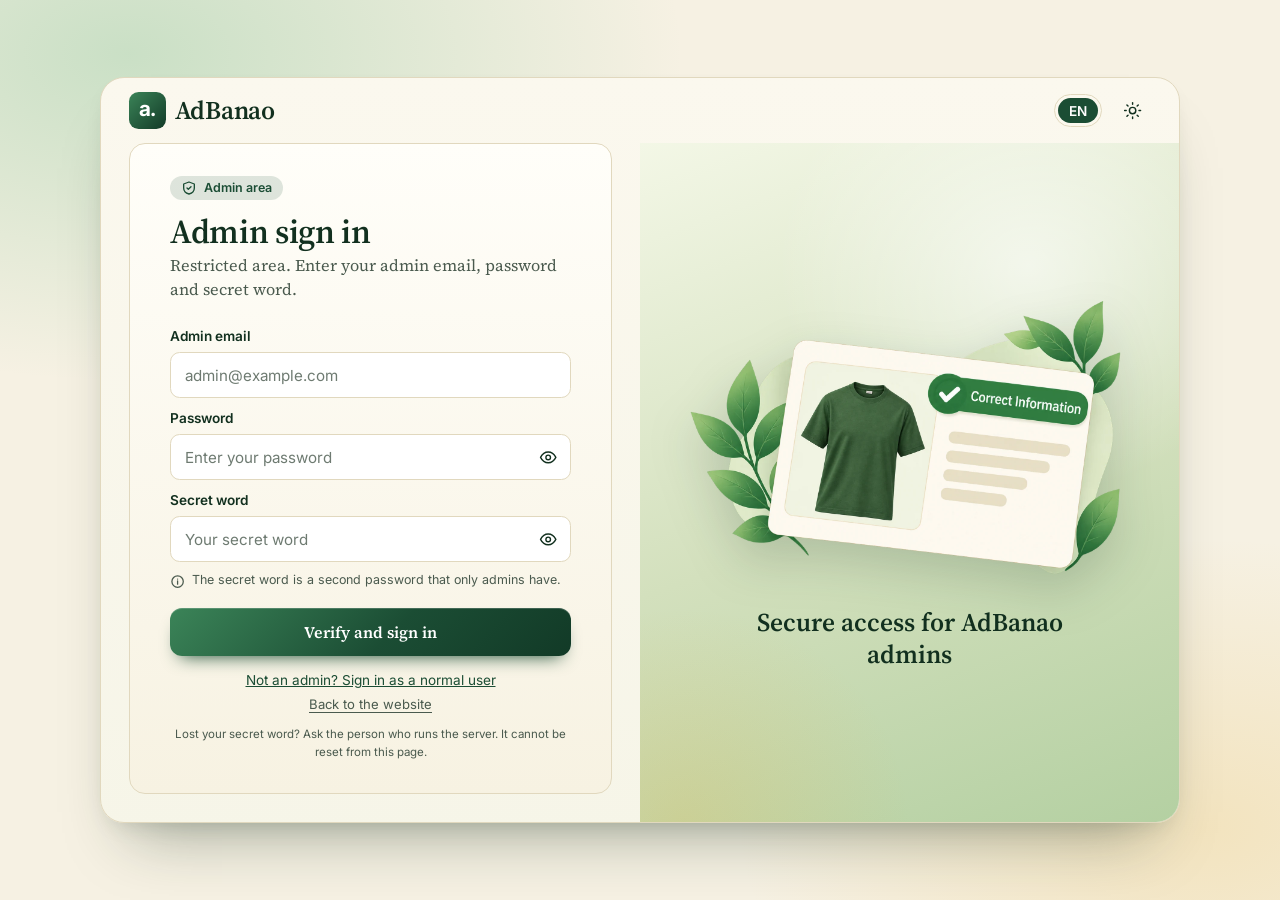
<file: frontend/admin-login.html>
<!doctype html>
<html lang="en" data-theme="light">
<head>
<meta charset="utf-8">
<meta name="viewport" content="width=device-width,initial-scale=1,viewport-fit=cover">
<title>AdBanao – Admin sign in</title>
<meta name="robots" content="noindex">
<script>
  (function () {
    var t = null, l = null;
    try { t = localStorage.getItem('adbanao-theme'); l = localStorage.getItem('adbanao-lang'); } catch (e) {}
    if (t !== 'light' && t !== 'dark') t = matchMedia('(prefers-color-scheme: dark)').matches ? 'dark' : 'light';
    document.documentElement.setAttribute('data-theme', t);
    document.documentElement.setAttribute('lang', l === 'bn' ? 'bn' : 'en');
  })();
</script>
<link rel="preconnect" href="https://fonts.googleapis.com">
<link rel="preconnect" href="https://fonts.gstatic.com" crossorigin>
<link href="https://fonts.googleapis.com/css2?family=Inter:wght@400;500;600;700&family=Source+Serif+4:wght@400;600;700&family=Hind+Siliguri:wght@400;500;600&family=Noto+Serif+Bengali:wght@600;700&display=swap" rel="stylesheet">
<link rel="stylesheet" href="admin/admin-login.css">
</head>
<body>
<div class="page">
  <div class="shell">
    <header class="top">
      <a class="brand" href="index.html" aria-label="AdBanao home"><span class="logo" aria-hidden="true">a.</span>AdBanao</a>
      <span class="sp"></span>
      <button class="pill" id="langBtn" type="button" aria-label="Switch language"><span data-l="en">EN</span><span data-l="bn">বাংলা</span></button>
      <button class="ic" id="themeBtn" type="button" aria-label="Switch between light and dark"><svg class="sun" viewBox="0 0 24 24"><circle cx="12" cy="12" r="4"/><path d="M12 2v2M12 20v2M4.9 4.9l1.4 1.4M17.7 17.7l1.4 1.4M2 12h2M20 12h2M4.9 19.1l1.4-1.4M17.7 6.3l1.4-1.4"/></svg><svg class="moon" viewBox="0 0 24 24"><path d="M21 12.8A9 9 0 1 1 11.2 3a7 7 0 0 0 9.8 9.8z"/></svg></button>
    </header>
    <div class="body">
      <main class="left">
        <div class="fc">
          <span class="badge"><svg viewBox="0 0 24 24" aria-hidden="true"><path d="M12 3l8 3v6c0 4.5-3.2 7.8-8 9-4.8-1.2-8-4.5-8-9V6z"/><path d="M9 12l2 2 4-4"/></svg><span data-i="badge">Admin area</span></span>
          <h1 data-i="title">Admin sign in</h1>
          <p class="sub" data-i="sub">Restricted area. Enter your admin email, password and secret word.</p>
          <form id="form" novalidate>
            <label for="email" data-i="email">Admin email</label>
            <input class="in" id="email" type="email" autocomplete="username" inputmode="email" data-p="emailPh" placeholder="admin@example.com">
            <div class="err" id="xEmail"></div>

            <label for="pw" data-i="pw">Password</label>
            <div class="pw"><input class="in" id="pw" type="password" autocomplete="current-password" data-p="pwPh" placeholder="Enter your password"><button class="eye" type="button" aria-label="Show password" data-for="pw"><svg viewBox="0 0 24 24"><g class="shown"><path d="M2 12s3.6-7 10-7 10 7 10 7-3.6 7-10 7S2 12 2 12z"/><circle cx="12" cy="12" r="3"/></g><g class="off"><path d="M3 3l18 18M10.6 5.2A10 10 0 0 1 12 5c6.4 0 10 7 10 7a17 17 0 0 1-3.2 4M6.5 6.6A16 16 0 0 0 2 12s3.6 7 10 7a10 10 0 0 0 4.3-1"/></g></svg></button></div>
            <div class="err" id="xPw"></div>

            <label for="secret" data-i="secret">Secret word</label>
            <div class="pw"><input class="in" id="secret" type="password" autocomplete="off" data-p="secretPh" placeholder="Your secret word"><button class="eye" type="button" aria-label="Show secret word" data-for="secret"><svg viewBox="0 0 24 24"><g class="shown"><path d="M2 12s3.6-7 10-7 10 7 10 7-3.6 7-10 7S2 12 2 12z"/><circle cx="12" cy="12" r="3"/></g><g class="off"><path d="M3 3l18 18M10.6 5.2A10 10 0 0 1 12 5c6.4 0 10 7 10 7a17 17 0 0 1-3.2 4M6.5 6.6A16 16 0 0 0 2 12s3.6 7 10 7a10 10 0 0 0 4.3-1"/></g></svg></button></div>
            <div class="hint"><svg viewBox="0 0 24 24" aria-hidden="true"><circle cx="12" cy="12" r="9"/><path d="M12 11v5M12 8h.01"/></svg><span data-i="hint">The secret word is a second password that only admins have.</span></div>
            <div class="err" id="xForm" role="alert"></div>

            <button class="btn" type="submit" id="go" data-i="go">Verify and sign in</button>
          </form>
          <p class="alt"><a href="index.html#signin" data-i="normal">Not an admin? Sign in as a normal user</a></p>
          <p class="skip"><a href="index.html" data-i="back">Back to the website</a></p>
          <p class="note" data-i="note">Lost your secret word? Ask the person who runs the server. It cannot be reset from this page.</p>
        </div>
      </main>
      <aside class="right" aria-hidden="true">
        <img class="ill" src="assets/img/a267e8ab76.webp" alt="" width="1608" height="978">
        <p class="tag" data-i="tag">Secure access for AdBanao admins</p>
      </aside>
    </div>
  </div>
</div>
<script src="auth/auth.js"></script>
<script>
(function () {
  "use strict";
  var $ = function (s) { return document.querySelector(s); };
  var T = {
    en: { badge: "Admin area", title: "Admin sign in", sub: "Restricted area. Enter your admin email, password and secret word.", email: "Admin email", pw: "Password", secret: "Secret word",
      hint: "The secret word is a second password that only admins have.", go: "Verify and sign in", wait: "Checking…", normal: "Not an admin? Sign in as a normal user", back: "Back to the website",
      note: "Lost your secret word? Ask the person who runs the server. It cannot be reset from this page.", tag: "Secure access for AdBanao admins",
      emailPh: "admin@example.com", pwPh: "Enter your password", secretPh: "Your secret word", eEmail: "Enter a valid email address.", ePw: "Enter your password.", eSecret: "Enter your secret word.",
      show: "Show", hide: "Hide", bad: "Incorrect email, password or secret word.", suspended: "This account has been suspended. Contact support.", net: "Cannot reach the server. Check your connection and try again.", fail: "Something went wrong. Try again." },
    bn: { badge: "অ্যাডমিন এলাকা", title: "অ্যাডমিন সাইন-ইন", sub: "সীমিত এলাকা। আপনার অ্যাডমিন ইমেইল, পাসওয়ার্ড ও সিক্রেট ওয়ার্ড দিন।", email: "অ্যাডমিন ইমেইল", pw: "পাসওয়ার্ড", secret: "সিক্রেট ওয়ার্ড",
      hint: "সিক্রেট ওয়ার্ড হলো দ্বিতীয় পাসওয়ার্ড, যা শুধু অ্যাডমিনদের কাছে থাকে।", go: "যাচাই করে সাইন-ইন", wait: "যাচাই হচ্ছে…", normal: "অ্যাডমিন নন? সাধারণ ব্যবহারকারী হিসেবে সাইন-ইন করুন", back: "ওয়েবসাইটে ফিরুন",
      note: "সিক্রেট ওয়ার্ড হারিয়ে ফেলেছেন? যিনি সার্ভার চালান তাঁকে বলুন। এই পেজ থেকে রিসেট করা যায় না।", tag: "অ্যাডবানাও অ্যাডমিনদের জন্য নিরাপদ প্রবেশ",
      emailPh: "admin@example.com", pwPh: "আপনার পাসওয়ার্ড দিন", secretPh: "আপনার সিক্রেট ওয়ার্ড", eEmail: "সঠিক ইমেইল ঠিকানা দিন।", ePw: "পাসওয়ার্ড দিন।", eSecret: "সিক্রেট ওয়ার্ড দিন।",
      show: "দেখান", hide: "লুকান", bad: "ইমেইল, পাসওয়ার্ড বা সিক্রেট ওয়ার্ড ভুল।", suspended: "এই অ্যাকাউন্ট স্থগিত। সাপোর্টের সঙ্গে যোগাযোগ করুন।", net: "সার্ভারে পৌঁছানো যাচ্ছে না। সংযোগ দেখে আবার চেষ্টা করুন।", fail: "কিছু একটা ভুল হয়েছে। আবার চেষ্টা করুন।" }
  };
  var lang = document.documentElement.lang === "bn" ? "bn" : "en";
  var t = function (k) { return T[lang][k]; };
  var store = { set: function (k, v) { try { localStorage.setItem(k, v); } catch (e) {} } };
  function paint() {
    document.documentElement.lang = lang;
    document.querySelectorAll("[data-i]").forEach(function (e) { e.textContent = t(e.getAttribute("data-i")); });
    document.querySelectorAll("[data-p]").forEach(function (e) { e.placeholder = t(e.getAttribute("data-p")); });
    document.querySelectorAll(".eye").forEach(function (b) { b.setAttribute("aria-label", t(b.classList.contains("on") ? "hide" : "show") + " " + t(b.getAttribute("data-for") === "pw" ? "pw" : "secret").toLowerCase()); });
    document.title = lang === "bn" ? "অ্যাডবানাও – অ্যাডমিন সাইন-ইন" : "AdBanao – Admin sign in";
  }
  function mark(id, errId, msg) { $("#" + id).classList.toggle("bad", !!msg); $("#" + errId).textContent = msg || ""; return !msg; }
  $("#langBtn").addEventListener("click", function () { lang = lang === "bn" ? "en" : "bn"; store.set("adbanao-lang", lang); ["xEmail", "xPw", "xForm"].forEach(function (i) { $("#" + i).textContent = ""; }); paint(); });
  $("#themeBtn").addEventListener("click", function () { var r = document.documentElement, n = r.dataset.theme === "dark" ? "light" : "dark"; r.dataset.theme = n; store.set("adbanao-theme", n); });
  document.querySelectorAll(".eye").forEach(function (b) {
    b.addEventListener("click", function () { var i = $("#" + b.getAttribute("data-for")), show = i.type === "password"; i.type = show ? "text" : "password"; b.classList.toggle("on", show); paint(); });
  });
  $("#form").addEventListener("submit", function (e) {
    e.preventDefault();
    var email = $("#email").value.trim(), pw = $("#pw").value, secret = $("#secret").value;
    $("#xForm").textContent = "";
    var a = mark("email", "xEmail", /^[^\s@]+@[^\s@]+\.[^\s@]+$/.test(email) ? "" : t("eEmail"));
    var b = mark("pw", "xPw", pw ? "" : t("ePw"));
    var c = !!secret; $("#secret").classList.toggle("bad", !c); if (!c) $("#xForm").textContent = t("eSecret");
    if (!(a && b && c)) { (!a ? $("#email") : !b ? $("#pw") : $("#secret")).focus(); return; }
    var btn = $("#go"); btn.disabled = true; btn.textContent = t("wait");
    window.AdBanaoAuth.adminLogin(email, pw, secret).then(function () {
      window.location.href = "admin.html";
    }, function (err) {
      btn.disabled = false; btn.textContent = t("go");
      $("#secret").value = "";
      $("#xForm").textContent = err.status === 401 ? t("bad") : err.status === 403 ? t("suspended") : err.status === 0 || /reach/i.test(err.message) ? t("net") : t("fail");
    });
  });
  paint();
})();
</script>
</body>
</html>
</file>
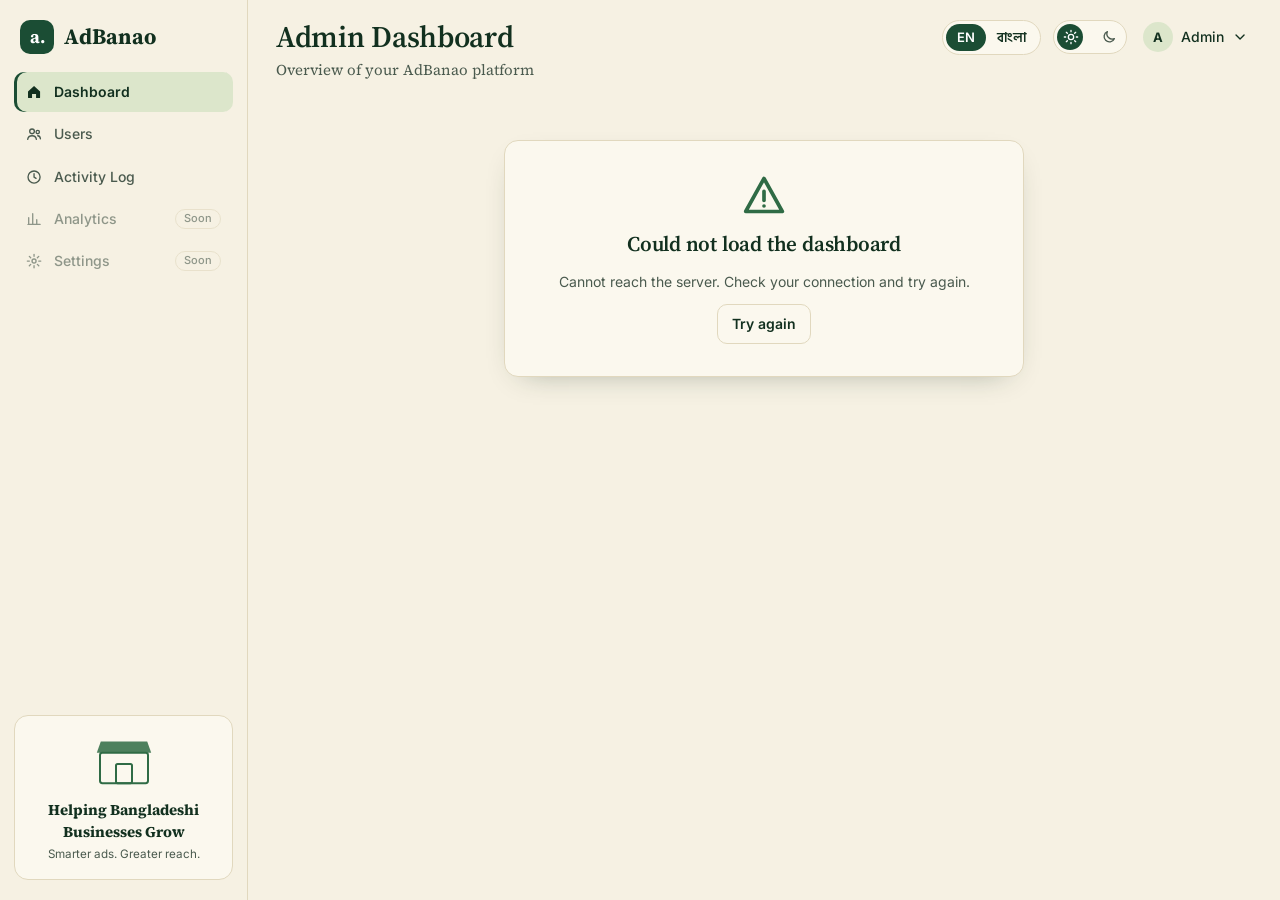
<file: frontend/admin.html>
<!doctype html>
<html lang="en" data-theme="light">
<head>
<meta charset="utf-8">
<meta name="viewport" content="width=device-width,initial-scale=1,viewport-fit=cover">
<title>AdBanao Admin</title>
<meta name="robots" content="noindex">
<script>
  /* Set theme and language before first paint (same storage keys as the home page). */
  (function () {
    var t = null, l = null;
    try { t = localStorage.getItem('adbanao-theme'); l = localStorage.getItem('adbanao-lang'); } catch (e) {}
    if (t !== 'light' && t !== 'dark') t = matchMedia('(prefers-color-scheme: dark)').matches ? 'dark' : 'light';
    document.documentElement.setAttribute('data-theme', t);
    document.documentElement.setAttribute('lang', l === 'bn' ? 'bn' : 'en');
  })();
</script>
<link rel="preconnect" href="https://fonts.googleapis.com">
<link rel="preconnect" href="https://fonts.gstatic.com" crossorigin>
<link href="https://fonts.googleapis.com/css2?family=Inter:wght@400;500;600;700&family=Source+Serif+4:wght@500;600;700&family=Hind+Siliguri:wght@400;500;600;700&family=Noto+Serif+Bengali:wght@500;600;700&display=swap" rel="stylesheet">
<link rel="stylesheet" href="admin/admin.css">
</head>
<body>
<a class="skip" href="#main">Skip to content</a>
<div class="shell">
  <div class="scrim" id="scrim" hidden></div>
  <aside class="side" id="side" aria-label="Admin menu">
    <a class="brand" href="index.html" aria-label="AdBanao home"><span class="logo" aria-hidden="true">a.</span><span class="wm">AdBanao</span></a>
    <nav class="nav">
      <a href="#dashboard" data-nav="dashboard" class="on"><svg class="i"><use href="#i-home"/></svg><span data-i="nav.dashboard">Dashboard</span></a>
      <a href="#users" data-nav="users"><svg class="i"><use href="#i-users"/></svg><span data-i="nav.users">Users</span></a>
      <a href="#activity" data-nav="activity"><svg class="i"><use href="#i-clock"/></svg><span data-i="nav.activity">Activity Log</span></a>
      <span class="soon" aria-disabled="true"><svg class="i"><use href="#i-chart"/></svg><span data-i="nav.analytics">Analytics</span><em data-i="soon">Soon</em></span>
      <span class="soon" aria-disabled="true"><svg class="i"><use href="#i-gear"/></svg><span data-i="nav.settings">Settings</span><em data-i="soon">Soon</em></span>
    </nav>
    <div class="side-card" aria-hidden="true">
      <svg viewBox="0 0 120 70" class="shop"><rect x="30" y="26" width="60" height="38" rx="3" fill="none" stroke="currentColor" stroke-width="2.5"/><path d="M26 26h68l-5-14H31z" fill="currentColor" opacity=".85"/><rect x="50" y="40" width="20" height="24" rx="2" fill="none" stroke="currentColor" stroke-width="2.5"/></svg>
      <b data-i="side.t">Helping Bangladeshi Businesses Grow</b>
      <small data-i="side.s">Smarter ads. Greater reach.</small>
    </div>
  </aside>

  <div class="content">
    <header class="top">
      <button class="icon-btn menu" id="menuBtn" type="button" aria-label="Menu" aria-controls="side" aria-expanded="false"><svg class="i"><use href="#i-menu"/></svg></button>
      <a class="brand brand-m" href="index.html" aria-label="AdBanao home"><span class="logo" aria-hidden="true">a.</span><span class="wm">AdBanao</span></a>
      <div class="titles">
        <h1 data-i="title">Admin Dashboard</h1>
        <p data-i="subtitle">Overview of your AdBanao platform</p>
      </div>
      <div class="tools">
        <button class="pill" id="langBtn" type="button" aria-label="Switch language"><span data-l="en">EN</span><span data-l="bn">বাংলা</span></button>
        <button class="theme" id="themeBtn" type="button" role="switch" aria-checked="false" aria-label="Dark mode"><svg class="i sun"><use href="#i-sun"/></svg><span class="knob"></span><svg class="i moon"><use href="#i-moon"/></svg></button>
        <div class="who">
          <button class="who-btn" id="whoBtn" type="button" aria-haspopup="true" aria-expanded="false"><span class="av" id="whoAv">A</span><span class="who-name" id="whoName">Admin</span><svg class="i"><use href="#i-down"/></svg></button>
          <div class="menu-pop" id="whoMenu" hidden>
            <div class="who-mail" id="whoMail"></div>
            <a href="index.html" data-i="menu.home">Back to home page</a>
            <button type="button" id="signOutBtn" data-i="menu.signout">Sign out</button>
          </div>
        </div>
      </div>
    </header>

    <main id="main" tabindex="-1">
      <section id="denied" class="card denied" hidden>
        <svg class="i big"><use href="#i-lock"/></svg>
        <h2 data-i="denied.t">Admins only</h2>
        <p data-i="denied.d">This page is for AdBanao administrators. Your account does not have admin access.</p>
        <a class="btn" href="index.html" data-i="menu.home">Back to home page</a>
      </section>
      <section id="error" class="card denied" hidden role="alert">
        <svg class="i big"><use href="#i-warn"/></svg>
        <h2 data-i="err.t">Could not load the dashboard</h2>
        <p id="errMsg"></p>
        <button class="btn" type="button" id="retryBtn" data-i="retry">Try again</button>
      </section>

      <div id="app" hidden>
        <div class="bar">
          <div class="seg" role="group" aria-label="Period" id="period">
            <button type="button" data-p="today" data-i="p.today">Today</button>
            <button type="button" data-p="7d" class="on" data-i="p.7d">7 days</button>
            <button type="button" data-p="30d" data-i="p.30d">30 days</button>
            <button type="button" data-p="custom"><span data-i="p.custom">Custom</span><svg class="i"><use href="#i-cal"/></svg></button>
          </div>
          <div class="custom" id="customBox" hidden>
            <label><span data-i="from">From</span><input type="date" id="dStart"></label>
            <label><span data-i="to">To</span><input type="date" id="dEnd"></label>
            <button type="button" class="btn small" id="applyCustom" data-i="apply">Apply</button>
          </div>
          <div class="dl">
            <button type="button" class="btn" id="dlUsers"><svg class="i"><use href="#i-dl"/></svg><span data-i="dl.users">Download users (CSV)</span></button>
            <button type="button" class="btn" id="dlActivity"><svg class="i"><use href="#i-dl"/></svg><span data-i="dl.activity">Download activity (CSV)</span></button>
          </div>
        </div>
        <p class="note" id="rangeNote"></p>

        <section class="stats" id="stats" aria-label="Summary"></section>

        <div class="grid2">
          <section class="card chart" id="cSignups"></section>
          <section class="card chart" id="cActive"></section>
          <section class="card topc" id="cTop"></section>
        </div>

        <section class="card tabs-card" id="tabsCard">
          <div class="tabs" role="tablist">
            <button role="tab" id="tabUsers" aria-selected="true" aria-controls="paneUsers" type="button"><svg class="i"><use href="#i-users"/></svg><span data-i="nav.users">Users</span></button>
            <button role="tab" id="tabActivity" aria-selected="false" aria-controls="paneActivity" type="button"><svg class="i"><use href="#i-clock"/></svg><span data-i="nav.activity">Activity Log</span></button>
          </div>

          <div id="paneUsers" role="tabpanel" aria-labelledby="tabUsers">
            <div class="filters">
              <label class="search"><svg class="i"><use href="#i-search"/></svg><input type="search" id="q" data-i-ph="search" placeholder="Search users…" aria-label="Search users" maxlength="100"></label>
              <select id="fStatus" aria-label="Status"><option value="all" data-i="f.allStatus">All statuses</option><option value="active" data-i="s.active">Active</option><option value="suspended" data-i="s.suspended">Suspended</option></select>
              <select id="fRole" aria-label="Role"><option value="all" data-i="f.allRoles">All roles</option><option value="user" data-i="r.user">User</option><option value="admin" data-i="r.admin">Admin</option></select>
              <select id="fLang" aria-label="Language"><option value="all" data-i="f.allLang">All languages</option><option value="en">English</option><option value="bn">বাংলা</option></select>
              <span class="grow"></span>
              <select id="uPer" aria-label="Rows per page"><option>10</option><option selected>25</option><option>50</option><option>100</option></select>
            </div>
            <div class="table-wrap">
              <table id="usersTable">
                <thead><tr id="usersHead"></tr></thead>
                <tbody id="usersBody"></tbody>
              </table>
            </div>
            <div class="cards" id="usersCards"></div>
            <div class="pager" id="usersPager"></div>
          </div>

          <div id="paneActivity" role="tabpanel" aria-labelledby="tabActivity" hidden>
            <div class="filters">
              <select id="aGroup" aria-label="Event type"><option value="all" data-i="g.all">All events</option><option value="signin" data-i="g.signin">Sign-ins</option><option value="content" data-i="g.content">Brands and products</option><option value="account" data-i="g.account">Account changes</option><option value="admin" data-i="g.admin">Admin actions</option></select>
              <select id="aPeriod" aria-label="Time"><option value="period" data-i="a.period">Selected period</option><option value="all" data-i="a.all">All time</option></select>
              <span class="who-filter" id="aUserChip" hidden></span>
              <span class="grow"></span>
              <select id="aPer" aria-label="Rows per page"><option>10</option><option selected>25</option><option>50</option><option>100</option></select>
            </div>
            <ul class="feed" id="feed"></ul>
            <div class="pager" id="actPager"></div>
          </div>
        </section>
      </div>
    </main>
  </div>
</div>

<aside class="panel" id="panel" aria-label="User details" hidden>
  <div class="panel-in" role="dialog" aria-modal="true" aria-labelledby="pName" tabindex="-1">
    <button class="icon-btn close" id="panelClose" type="button" aria-label="Close"><svg class="i"><use href="#i-x"/></svg></button>
    <div class="p-head"><span class="av big" id="pAv"></span><div><h2 id="pName"></h2><div class="p-mail" id="pMail"></div><div class="badges" id="pBadges"></div></div></div>
    <dl class="facts" id="pFacts"></dl>
    <div class="p-actions" id="pActions"></div>
    <h3 data-i="p.recent">Recent activity</h3>
    <ul class="feed small" id="pFeed"></ul>
    <button class="btn" type="button" id="pViewAll" data-i="p.viewall">View all activity</button>
  </div>
</aside>

<dialog id="confirm" aria-labelledby="cTitle">
  <form method="dialog">
    <h2 id="cTitle"></h2>
    <p id="cBody"></p>
    <div class="dlg-actions"><button class="btn" value="no" data-i="cancel">Cancel</button><button class="btn primary" id="cYes" value="yes"></button></div>
  </form>
</dialog>
<div class="toast" id="toast" role="status" aria-live="polite" hidden></div>
<div class="tip" id="tip" hidden></div>

<svg width="0" height="0" style="position:absolute" aria-hidden="true">
  <defs>
    <symbol id="i-home" viewBox="0 0 24 24"><path d="M3 11l9-8 9 8v9a1 1 0 0 1-1 1h-5v-6H9v6H4a1 1 0 0 1-1-1z" fill="currentColor"/></symbol>
    <symbol id="i-users" viewBox="0 0 24 24"><g fill="none" stroke="currentColor" stroke-width="2" stroke-linecap="round"><circle cx="9" cy="8" r="3.5"/><path d="M2.5 20c.5-3.6 3.2-5.5 6.5-5.5s6 1.9 6.5 5.5"/><circle cx="17.5" cy="9" r="2.5"/><path d="M17.5 14.5c2.3.2 3.8 1.6 4 4.5"/></g></symbol>
    <symbol id="i-clock" viewBox="0 0 24 24"><g fill="none" stroke="currentColor" stroke-width="2" stroke-linecap="round"><circle cx="12" cy="12" r="9"/><path d="M12 7v5l3 2"/></g></symbol>
    <symbol id="i-chart" viewBox="0 0 24 24"><path d="M4 20V10m6 10V4m6 16v-7m5 7H3" fill="none" stroke="currentColor" stroke-width="2" stroke-linecap="round"/></symbol>
    <symbol id="i-gear" viewBox="0 0 24 24"><g fill="none" stroke="currentColor" stroke-width="2"><circle cx="12" cy="12" r="3"/><path d="M12 2v3m0 14v3M2 12h3m14 0h3M5 5l2 2m10 10l2 2M19 5l-2 2M7 17l-2 2" stroke-linecap="round"/></g></symbol>
    <symbol id="i-menu" viewBox="0 0 24 24"><path d="M4 7h16M4 12h16M4 17h16" stroke="currentColor" stroke-width="2" stroke-linecap="round"/></symbol>
    <symbol id="i-sun" viewBox="0 0 24 24"><g fill="none" stroke="currentColor" stroke-width="2" stroke-linecap="round"><circle cx="12" cy="12" r="4"/><path d="M12 2v2m0 16v2M2 12h2m16 0h2M5 5l1.5 1.5M17.5 17.5L19 19M19 5l-1.5 1.5M6.5 17.5L5 19"/></g></symbol>
    <symbol id="i-moon" viewBox="0 0 24 24"><path d="M20 14.5A8 8 0 0 1 9.5 4a8 8 0 1 0 10.5 10.5z" fill="none" stroke="currentColor" stroke-width="2" stroke-linejoin="round"/></symbol>
    <symbol id="i-down" viewBox="0 0 24 24"><path d="M6 9l6 6 6-6" fill="none" stroke="currentColor" stroke-width="2" stroke-linecap="round" stroke-linejoin="round"/></symbol>
    <symbol id="i-cal" viewBox="0 0 24 24"><g fill="none" stroke="currentColor" stroke-width="2" stroke-linecap="round"><rect x="3.5" y="5" width="17" height="15" rx="2"/><path d="M3.5 10h17M8 3v4m8-4v4"/></g></symbol>
    <symbol id="i-dl" viewBox="0 0 24 24"><path d="M12 4v11m0 0l-4-4m4 4l4-4M5 20h14" fill="none" stroke="currentColor" stroke-width="2" stroke-linecap="round" stroke-linejoin="round"/></symbol>
    <symbol id="i-search" viewBox="0 0 24 24"><g fill="none" stroke="currentColor" stroke-width="2" stroke-linecap="round"><circle cx="11" cy="11" r="6.5"/><path d="M16 16l4.5 4.5"/></g></symbol>
    <symbol id="i-x" viewBox="0 0 24 24"><path d="M6 6l12 12M18 6L6 18" stroke="currentColor" stroke-width="2" stroke-linecap="round"/></symbol>
    <symbol id="i-lock" viewBox="0 0 24 24"><g fill="none" stroke="currentColor" stroke-width="2" stroke-linecap="round"><rect x="5" y="11" width="14" height="9" rx="2"/><path d="M8 11V8a4 4 0 0 1 8 0v3"/></g></symbol>
    <symbol id="i-warn" viewBox="0 0 24 24"><g fill="none" stroke="currentColor" stroke-width="2" stroke-linecap="round" stroke-linejoin="round"><path d="M12 3l10 18H2z"/><path d="M12 10v5m0 3h.01"/></g></symbol>
    <symbol id="i-check" viewBox="0 0 24 24"><path d="M5 12.5l4.5 4.5L19 7.5" fill="none" stroke="currentColor" stroke-width="2.5" stroke-linecap="round" stroke-linejoin="round"/></symbol>
    <symbol id="i-in" viewBox="0 0 24 24"><path d="M14 4h5a1 1 0 0 1 1 1v14a1 1 0 0 1-1 1h-5M4 12h11m0 0l-4-4m4 4l-4 4" fill="none" stroke="currentColor" stroke-width="2" stroke-linecap="round" stroke-linejoin="round"/></symbol>
    <symbol id="i-plus" viewBox="0 0 24 24"><g fill="none" stroke="currentColor" stroke-width="2" stroke-linecap="round"><circle cx="9" cy="8" r="3.5"/><path d="M2.5 20c.5-3.6 3.2-5.5 6.5-5.5s6 1.9 6.5 5.5M19 8v6m-3-3h6"/></g></symbol>
    <symbol id="i-mega" viewBox="0 0 24 24"><path d="M3 10v4a1 1 0 0 0 1 1h3l8 4V5L7 9H4a1 1 0 0 0-1 1zm15-1.5a4.5 4.5 0 0 1 0 7" fill="none" stroke="currentColor" stroke-width="2" stroke-linecap="round" stroke-linejoin="round"/></symbol>
    <symbol id="i-trophy" viewBox="0 0 24 24"><path d="M7 4h10v5a5 5 0 0 1-10 0zM7 6H3.5c0 3 1.5 4.5 3.7 5M17 6h3.5c0 3-1.5 4.5-3.7 5M12 14v4m-4 2h8" fill="none" stroke="currentColor" stroke-width="2" stroke-linecap="round" stroke-linejoin="round"/></symbol>
    <symbol id="i-bars" viewBox="0 0 24 24"><path d="M5 20v-8m5 8V5m5 15v-6m5 6V9" fill="none" stroke="currentColor" stroke-width="3" stroke-linecap="round"/></symbol>
    <symbol id="i-trend" viewBox="0 0 24 24"><path d="M3 17l6-6 4 4 8-8m0 0h-5m5 0v5" fill="none" stroke="currentColor" stroke-width="2" stroke-linecap="round" stroke-linejoin="round"/></symbol>
    <symbol id="i-edit" viewBox="0 0 24 24"><path d="M4 20l4-1L19 8l-3-3L5 16zM14 7l3 3" fill="none" stroke="currentColor" stroke-width="2" stroke-linejoin="round"/></symbol>
    <symbol id="i-out" viewBox="0 0 24 24"><path d="M10 4H5a1 1 0 0 0-1 1v14a1 1 0 0 0 1 1h5M20 12H9m11 0l-4-4m4 4l-4 4" fill="none" stroke="currentColor" stroke-width="2" stroke-linecap="round" stroke-linejoin="round"/></symbol>
    <symbol id="i-shield" viewBox="0 0 24 24"><path d="M12 3l8 3v6c0 4.5-3.2 7.8-8 9-4.8-1.2-8-4.5-8-9V6z" fill="none" stroke="currentColor" stroke-width="2" stroke-linejoin="round"/></symbol>
    <symbol id="i-ban" viewBox="0 0 24 24"><g fill="none" stroke="currentColor" stroke-width="2" stroke-linecap="round"><circle cx="12" cy="12" r="9"/><path d="M5.7 5.7l12.6 12.6"/></g></symbol>
  </defs>
</svg>
<script src="admin/admin.js"></script>
</body>
</html>
</file>
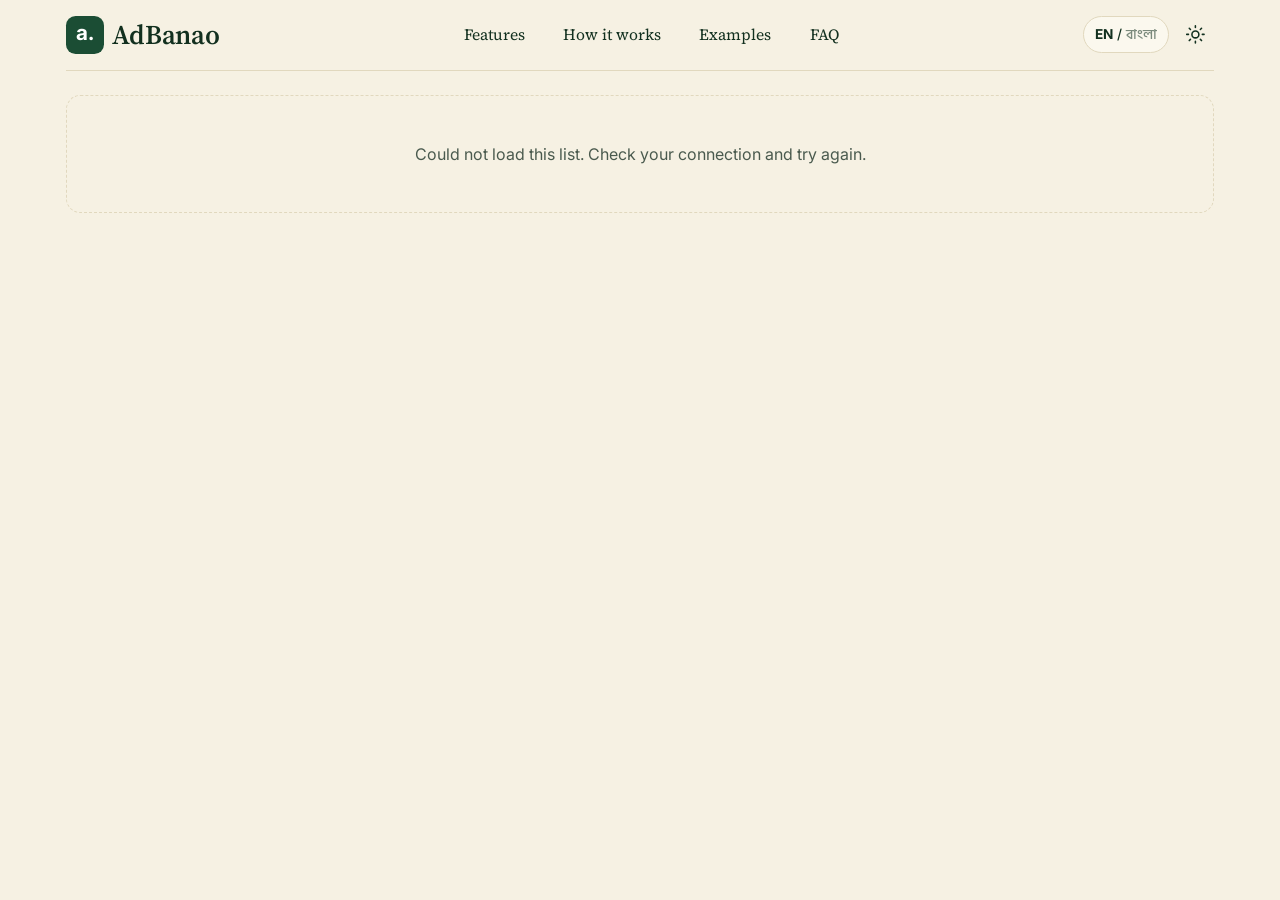
<file: frontend/dashboard.html>
<!doctype html>
<html lang="en" data-theme="light">
<head>
<meta charset="utf-8">
<meta name="viewport" content="width=device-width,initial-scale=1,viewport-fit=cover">
<title>Dashboard – AdBanao</title>
<link rel="preconnect" href="https://fonts.googleapis.com">
<link rel="preconnect" href="https://fonts.gstatic.com" crossorigin>
<link href="https://fonts.googleapis.com/css2?family=Inter:wght@400;500;600;700&family=Source+Serif+4:opsz,wght@8..60,400;8..60,600;8..60,700&family=Hind+Siliguri:wght@400;500;600;700&family=Noto+Serif+Bengali:wght@500;600;700&display=swap" rel="stylesheet">
<script>
  /* Apply the saved theme and language before first paint (same keys as index.html). */
  (function () {
    var root = document.documentElement, th = null, lg = null;
    try { th = localStorage.getItem('adbanao-theme') || localStorage.getItem('theme'); lg = localStorage.getItem('adbanao-lang'); } catch (e) {}
    root.dataset.theme = th === 'dark' ? 'dark' : 'light';
    root.lang = lg === 'bn' ? 'bn' : 'en';
  })();
</script>
<style>
  :root {
    --ff-sans: Inter, "Hind Siliguri", system-ui, sans-serif;
    --ff-serif: "Source Serif 4", "Noto Serif Bengali", Georgia, serif;
    --bg: #F6F1E3; --bg2: #EFE8D3; --panel: #FBF8EE; --pane: #F3EEDC; --field: #FFFFFF;
    --fg: #12301F; --fg-soft: #4A5A4E; --line: #E1D8BE;
    --brand: #1B4D34; --brand-ink: #FFFFFF; --outline: #1B4D34; --leaf: #2F6B45;
    --ok-bg: #E2EDD4; --ok-fg: #1B4D34; --warn-bg: #FBEBC6; --warn-fg: #7B4A00; --err-bg: #F9DCD4; --err-fg: #8C2B14;
    --shadow: 0 20px 30px -20px rgba(23, 48, 31, .4);
    color-scheme: light;
  }
  :root[data-theme="dark"] {
    --bg: #0B1510; --bg2: #101E16; --panel: #12231A; --pane: #0F1D15; --field: #0C1912;
    --fg: #EDF3E7; --fg-soft: #B3C2B6; --line: #243A2D;
    --brand: #2A7A4C; --brand-ink: #FFFFFF; --outline: #8FE0A8; --leaf: #74D493;
    --ok-bg: #16362A; --ok-fg: #A4E6B8; --warn-bg: #3B2F0E; --warn-fg: #F6D488; --err-bg: #40201A; --err-fg: #F7AA95;
    --shadow: 0 20px 30px -20px rgba(0, 0, 0, .7);
    color-scheme: dark;
  }
  * { box-sizing: border-box; }
  [hidden] { display: none !important; }
  body { margin: 0; background: var(--bg); color: var(--fg); font-family: var(--ff-serif); -webkit-font-smoothing: antialiased; overflow-x: clip; }
  a { color: inherit; text-decoration: none; }
  button { font-family: inherit; cursor: pointer; }
  :focus-visible { outline: 3px solid #E8B84A; outline-offset: 2px; }
  .wrap { max-width: 1180px; margin-inline: auto; padding-left: max(16px, env(safe-area-inset-left, 0px)); padding-right: max(16px, env(safe-area-inset-right, 0px)); }
  .i { width: 1.1em; height: 1.1em; flex: none; }

  /* ---------- Buttons (same look as index.html) ---------- */
  .btn, .btn-line { display: inline-flex; align-items: center; justify-content: center; gap: .55rem; padding: .85rem 1.4rem; border-radius: .75rem; font: 600 1rem/1.2 var(--ff-sans); transition: transform .15s, background .15s; }
  .btn { background: var(--brand); color: var(--brand-ink); border: 1.5px solid var(--brand); box-shadow: 0 10px 20px -12px var(--brand); }
  .btn:hover { transform: translateY(-1px); }
  .btn-line { background: transparent; color: var(--outline); border: 1.5px solid var(--outline); }
  .btn-line:hover { background: color-mix(in srgb, var(--outline) 10%, transparent); }
  .btn.sm, .btn-line.sm { padding: .55rem 1rem; font-size: .9rem; border-radius: .6rem; }

  /* ---------- Header: identical to index.html ---------- */
  .hdr { display: grid; grid-template-columns: auto 1fr auto; align-items: center; gap: 1rem; padding-block: 1rem; border-bottom: 1px solid var(--line); position: relative; z-index: 5; }
  .brand-link { display: inline-flex; align-items: center; gap: .55rem; min-width: 0; }
  .logo { display: grid; place-items: center; width: 2.35rem; height: 2.35rem; border-radius: .6rem; background: var(--brand); color: #fff; font: 700 1.3rem/1 var(--ff-sans); padding-bottom: .12rem; flex: none; }
  .wordmark { font: 600 1.7rem/1 var(--ff-serif); letter-spacing: -.01em; color: var(--fg); }
  .nav { justify-self: center; display: none; gap: 2.4rem; }
  .nav a { font-size: .98rem; color: var(--fg); padding: .3rem 0; background: linear-gradient(var(--brand), var(--brand)) 0 100% / 0 1.5px no-repeat; transition: background-size .2s; }
  .nav a:hover { background-size: 100% 1.5px; }
  .hdr-right { display: flex; align-items: center; gap: .5rem; justify-self: end; }
  .pill { padding: .4rem .7rem; border-radius: 999px; background: var(--panel); border: 1px solid var(--line); font: 500 .85rem var(--ff-sans); color: var(--fg); white-space: nowrap; }
  .pill span { opacity: .55; } .pill span.on { opacity: 1; font-weight: 700; }
  .ic-btn { display: grid; place-items: center; width: 2.3rem; height: 2.3rem; border-radius: 50%; color: var(--fg); background: none; border: 0; flex: none; }
  .ic-btn:hover { background: color-mix(in srgb, var(--fg) 8%, transparent); }
  .ic-btn svg { width: 1.3rem; height: 1.3rem; fill: none; stroke: currentColor; stroke-width: 1.8; stroke-linecap: round; stroke-linejoin: round; }
  .theme-btn[data-mode="dark"] .sun { display: none; }
  .theme-btn:not([data-mode="dark"]) .moon { display: none; }
  .dash-btn { display: none; white-space: nowrap; }
  .dash-btn.cur { background: var(--brand); color: var(--brand-ink); border-color: var(--brand); }
  .avatar-wrap { position: relative; display: none; }
  .avatar-wrap.on { display: inline-block; }
  .avatar { width: 38px; height: 38px; border-radius: 50%; background: var(--brand); color: var(--brand-ink); font: 700 1rem/1 var(--ff-sans); display: grid; place-items: center; border: 2px solid var(--line); padding: 0; text-transform: uppercase; position: relative; }
  .avatar::after { content: ""; position: absolute; right: -2px; bottom: -2px; width: 11px; height: 11px; border-radius: 50%; background: #2fbf6b; border: 2px solid var(--bg); }
  .avatar-menu { position: absolute; right: 0; top: calc(100% + 8px); min-width: 220px; background: var(--panel); color: var(--fg); border: 1px solid var(--line); border-radius: 12px; box-shadow: 0 12px 32px rgba(0,0,0,.18); padding: .4rem; z-index: 50; font-family: var(--ff-sans); }
  .avatar-menu .who { padding: .5rem .7rem .6rem; border-bottom: 1px solid var(--line); margin-bottom: .3rem; }
  .avatar-menu .who b { display: block; font-size: .95rem; overflow: hidden; text-overflow: ellipsis; white-space: nowrap; }
  .avatar-menu .who span { display: block; font-size: .8rem; color: var(--fg-soft); overflow: hidden; text-overflow: ellipsis; white-space: nowrap; }
  .avatar-menu a, .avatar-menu button { display: block; width: 100%; text-align: left; padding: .55rem .7rem; border-radius: 8px; font-size: .95rem; color: var(--fg); background: none; border: 0; }
  .avatar-menu a:hover, .avatar-menu button:hover, .avatar-menu a[aria-current] { background: var(--bg2); }
  @media (min-width: 640px) { .dash-btn.on { display: inline-flex; } .no-sm { display: none !important; } }
  @media (min-width: 960px) { .nav { display: flex; } .menu-btn { display: none; } }
  .mobile-nav { display: grid; padding: .3rem 0 1rem; border-bottom: 1px solid var(--line); background: var(--bg); position: relative; z-index: 5; font-family: var(--ff-sans); }
  .mobile-nav a, .mobile-nav button { text-align: left; padding: .75rem .2rem; border: 0; border-bottom: 1px solid var(--line); background: none; color: var(--fg); font-size: 1rem; }
  .mobile-nav [aria-current] { font-weight: 700; color: var(--outline); }

  /* ---------- Dashboard ---------- */
  .db { padding-top: 1.5rem; padding-bottom: 2rem; }
  .db h1 { font: 600 clamp(2.2rem, 6vw, 3.4rem)/1.1 var(--ff-serif); margin: .5rem 0 .4rem; letter-spacing: -.01em; }
  .sub { color: var(--fg-soft); font-size: 1.15rem; margin: 0 0 1.5rem; }
  .tabs { display: flex; gap: .6rem; border-bottom: 1px solid var(--line); padding-bottom: .8rem; flex-wrap: wrap; }
  .tab { display: inline-flex; gap: .5rem; padding: .6rem 1.1rem; border-radius: .75rem; border: 1px solid var(--line); background: var(--panel); color: var(--fg); font: 600 .95rem var(--ff-sans); }
  .tab[aria-selected="true"] { background: var(--brand); color: var(--brand-ink); border-color: var(--brand); }
  .bar { display: flex; gap: 1rem; margin: 1rem 0 1.25rem; flex-wrap: wrap; }
  .search { flex: 1; min-width: 220px; display: flex; align-items: center; gap: .6rem; padding: .7rem 1rem; border: 1px solid var(--line); border-radius: .75rem; background: var(--field); color: var(--fg-soft); }
  .search input { flex: 1; min-width: 0; border: 0; outline: 0; background: transparent; color: var(--fg); font: 1rem var(--ff-sans); }
  .grid { display: grid; grid-template-columns: repeat(auto-fill, minmax(320px, 1fr)); gap: 1rem; }
  .card { display: flex; gap: 1rem; padding: .7rem; border: 1px solid var(--line); border-radius: .9rem; background: var(--panel); position: relative; }
  .card.click { cursor: pointer; }
  .card.click:hover { border-color: var(--brand); }
  .th { width: 120px; height: 120px; border-radius: .6rem; flex: none; object-fit: cover; }
  .ct { flex: 1; min-width: 0; display: flex; flex-direction: column; justify-content: space-between; padding: .2rem 0; gap: .5rem; }
  .nm { font: 600 1.2rem/1.2 var(--ff-serif); margin: 0; overflow-wrap: anywhere; }
  .meta { color: var(--fg-soft); font: .92rem var(--ff-sans); }
  .row2 { display: flex; justify-content: space-between; align-items: center; gap: .5rem; }
  .st { display: inline-flex; gap: .4rem; padding: .3rem .8rem; border-radius: 999px; font: 600 .88rem var(--ff-sans); }
  .st.ok, .st.ver { background: var(--ok-bg); color: var(--ok-fg); }
  .st.fix { background: var(--err-bg); color: var(--err-fg); }
  .st.dr { background: var(--bg2); color: var(--fg-soft); }
  .dots { border: 0; background: none; color: var(--fg); font-size: 1.4rem; padding: .2rem .5rem; border-radius: .5rem; }
  .dots:hover { background: var(--bg2); }
  .mnu { position: absolute; right: .6rem; bottom: 2.6rem; background: var(--panel); border: 1px solid var(--line); border-radius: .7rem; padding: .3rem; min-width: 8rem; box-shadow: var(--shadow); z-index: 3; }
  .mnu button { display: block; width: 100%; text-align: left; background: none; border: 0; padding: .55rem .8rem; border-radius: .5rem; color: var(--fg); font: 500 .92rem var(--ff-sans); }
  .mnu button:hover { background: var(--bg2); }
  .swatches { display: flex; gap: .3rem; margin-top: .4rem; }
  .swatches i { width: 1rem; height: 1rem; border-radius: 50%; border: 1px solid var(--line); display: block; }
  .empty { padding: 3rem 1rem; text-align: center; color: var(--fg-soft); border: 1px dashed var(--line); border-radius: .9rem; font-family: var(--ff-sans); }
  .empty a { color: var(--outline); font-weight: 600; text-decoration: underline; }
  .foot { margin-top: 2rem; padding-top: 1rem; border-top: 1px solid var(--line); color: var(--fg-soft); font: .85rem var(--ff-sans); display: flex; justify-content: space-between; flex-wrap: wrap; gap: .5rem; }
  .toast { position: fixed; left: 50%; bottom: calc(1rem + env(safe-area-inset-bottom, 0px)); transform: translateX(-50%); background: var(--fg); color: var(--bg); padding: .8rem 1.2rem; border-radius: .9rem; font: 500 .95rem var(--ff-sans); opacity: 0; pointer-events: none; transition: opacity .2s; z-index: 60; max-width: calc(100vw - 2rem); }
  .toast.show { opacity: 1; }
  @media (max-width: 700px) { .grid { grid-template-columns: 1fr; } .bar .btn { width: 100%; } .th { width: 96px; height: 96px; } }
  @media (max-width: 420px) { .pill { padding: .35rem .55rem; } .hdr { gap: .5rem; } .hdr-right { gap: .3rem; } .wordmark { position: absolute; width: 1px; height: 1px; overflow: hidden; clip: rect(0 0 0 0); white-space: nowrap; } }  /* logo mark stays; name stays for screen readers */
  @media (prefers-reduced-motion: reduce) { *, *::before, *::after { transition-duration: .01ms !important; } }
</style>
</head>
<body>

<header>
  <div class="wrap">
    <div class="hdr">
      <a href="index.html" class="brand-link" aria-label="AdBanao"><span class="logo" aria-hidden="true">a.</span><span class="wordmark">AdBanao</span></a>
      <nav class="nav" aria-label="Main">
        <a href="index.html#features" data-i18n="nav.features">Features</a>
        <a href="index.html#how" data-i18n="nav.how">How it works</a>
        <a href="index.html#examples" data-i18n="nav.examples">Examples</a>
        <a href="index.html#faq" data-i18n="nav.faq">FAQ</a>
      </nav>
      <div class="hdr-right">
        <button type="button" id="langBtn" class="pill" data-i18n-aria="aria.lang" aria-label="Switch language"><span data-l="en" class="on">EN</span> / <span data-l="bn">বাংলা</span></button>
        <button type="button" id="themeBtn" class="ic-btn theme-btn" data-i18n-aria="aria.theme" aria-label="Switch between light and dark">
          <svg class="sun" aria-hidden="true" viewBox="0 0 24 24"><circle cx="12" cy="12" r="4"/><path d="M12 2v2M12 20v2M4.9 4.9l1.4 1.4M17.7 17.7l1.4 1.4M2 12h2M20 12h2M4.9 19.1l1.4-1.4M17.7 6.3l1.4-1.4"/></svg>
          <svg class="moon" aria-hidden="true" viewBox="0 0 24 24"><path d="M20 14.5A8 8 0 0 1 9.5 4a8 8 0 1 0 10.5 10.5z"/></svg>
        </button>
        <a href="dashboard.html" id="dashBtn" class="btn-line sm dash-btn cur" aria-current="page" data-i18n="dash">Dashboard</a>
        <div class="avatar-wrap" id="avatarWrap">
          <button type="button" class="avatar" id="avatarBtn" aria-haspopup="true" aria-expanded="false" aria-label="Account menu">?</button>
          <div class="avatar-menu" id="avatarMenu" hidden role="menu">
            <div class="who"><b id="avName"></b><span id="avEmail"></span></div>
            <a href="dashboard.html" id="avDash" role="menuitem" aria-current="page" data-i18n="dash">Dashboard</a>
            <a href="create.html" role="menuitem" data-i18n="menu.create">Create ad</a>
            <a href="profile.html" role="menuitem" data-i18n="menu.profile">Profile</a>
            <a href="admin.html" id="avAdmin" role="menuitem" hidden data-i18n="menu.admin">Admin</a>
            <button type="button" id="avOut" role="menuitem" data-i18n="menu.out">Sign out</button>
          </div>
        </div>
        <button type="button" id="menuBtn" class="ic-btn menu-btn" aria-expanded="false" aria-controls="mobileNav" data-i18n-aria="aria.menu" aria-label="Open menu">
          <svg id="menuIcon" aria-hidden="true" viewBox="0 0 24 24"><path d="M4 7h16M4 12h16M4 17h16"/></svg>
        </button>
      </div>
    </div>
    <div id="mobileNav" class="mobile-nav" hidden>
      <a href="index.html#features" data-i18n="nav.features">Features</a>
      <a href="index.html#how" data-i18n="nav.how">How it works</a>
      <a href="index.html#examples" data-i18n="nav.examples">Examples</a>
      <a href="index.html#faq" data-i18n="nav.faq">FAQ</a>
      <a href="dashboard.html" class="no-sm" aria-current="page" data-i18n="dash">Dashboard</a>
      <a href="create.html" data-i18n="menu.create">Create ad</a>
      <a href="profile.html" data-i18n="menu.profile">Profile</a>
      <a href="admin.html" id="mobAdmin" hidden data-i18n="menu.admin">Admin</a>
      <button type="button" id="mobOut" data-i18n="menu.out">Sign out</button>
    </div>
  </div>
</header>

<main class="wrap db" id="db" aria-live="polite" hidden></main>
<div class="toast" id="toast" role="status"></div>

<script src="auth/auth.js"></script>
<script>
(function () {
  'use strict';
  var $ = function (s, r) { return (r || document).querySelector(s); };
  var $$ = function (s, r) { return Array.prototype.slice.call((r || document).querySelectorAll(s)); };
  var root = document.documentElement;
  var store = {
    get: function (k) { try { return localStorage.getItem(k); } catch (e) { return null; } },
    set: function (k, v) { try { localStorage.setItem(k, v); } catch (e) {} }
  };

  /* API address: same host name as the page, like auth/auth.js, so the sign-in cookie is sent. */
  var host = (window.location && window.location.hostname) || 'localhost';
  if (!/^[\w.\-]+$/.test(host)) host = 'localhost';
  var API = (window.ADBANAO_API || 'http://' + host + ':8000').replace(/\/$/, '') + '/api/v1';
  function getJSON(path) {
    return fetch(API + path, { credentials: 'include' }).then(function (res) {
      if (res.status === 401) { window.location.href = 'index.html#signin'; throw new Error('401'); }
      if (!res.ok) throw new Error('HTTP ' + res.status);
      return res.json();
    });
  }

  /* ---------------- Copy (English / Bangla) ---------------- */
  var I18N = {
    en: {
      'nav.features': 'Features', 'nav.how': 'How it works', 'nav.examples': 'Examples', 'nav.faq': 'FAQ',
      'aria.lang': 'Switch language', 'aria.theme': 'Switch between light and dark', 'aria.menu': 'Open menu', 'aria.acct': 'Account menu', 'aria.more': 'More options',
      'dash': 'Dashboard', 'menu.create': 'Create ad', 'menu.profile': 'Profile', 'menu.admin': 'Admin', 'menu.out': 'Sign out',
      'hi': 'Hi, {name}', 'hiPlain': 'Your ads', 'sub': 'Pick up where you left off, or start a new ad.',
      'tab.ads': 'Ads', 'tab.prods': 'Products', 'tab.brands': 'Brands',
      'ph.ads': 'Search your ads...', 'ph.prods': 'Search your products...', 'ph.brands': 'Search your brands...', 'search': 'Search',
      'new': 'New ad',
      's.ok': 'Approved', 's.fix': 'Needs fix', 's.dr': 'Draft', 's.ver': 'Verified',
      'ago': '2h ago', 'm.open': 'Open', 'm.dup': 'Duplicate', 'm.del': 'Delete',
      'none': 'No results found.', 'loading': 'Loading…', 'err': 'Could not load this list. Check your connection and try again.',
      'noProds': 'You have no products yet.', 'noBrands': 'You have no brands yet.',
      'ads.n': '{n} ads', 'prods.n': '{n} products', 'noprice': 'No price yet',
      't.new': 'Opening the ad maker…', 't.sample': 'These are sample ads. Saved ads are coming soon.', 't.del': 'Ad deleted', 't.dup': 'Ad duplicated',
      'foot.ads': 'Sample ads for this prototype.', 'foot.live': 'Showing your saved data.', 'foot.links': 'Privacy · Terms · Limits'
    },
    bn: {
      'nav.features': 'ফিচার', 'nav.how': 'কীভাবে কাজ করে', 'nav.examples': 'উদাহরণ', 'nav.faq': 'প্রশ্নোত্তর',
      'aria.lang': 'ভাষা পরিবর্তন করুন', 'aria.theme': 'লাইট ও ডার্ক মোড পরিবর্তন করুন', 'aria.menu': 'মেনু খুলুন', 'aria.acct': 'অ্যাকাউন্ট মেনু', 'aria.more': 'আরও অপশন',
      'dash': 'ড্যাশবোর্ড', 'menu.create': 'বিজ্ঞাপন তৈরি', 'menu.profile': 'প্রোফাইল', 'menu.admin': 'অ্যাডমিন', 'menu.out': 'সাইন আউট',
      'hi': 'হ্যালো, {name}', 'hiPlain': 'আপনার বিজ্ঞাপন', 'sub': 'যেখানে থেমেছিলেন সেখান থেকে শুরু করুন, অথবা নতুন বিজ্ঞাপন বানান।',
      'tab.ads': 'বিজ্ঞাপন', 'tab.prods': 'পণ্য', 'tab.brands': 'ব্র্যান্ড',
      'ph.ads': 'আপনার বিজ্ঞাপন খুঁজুন...', 'ph.prods': 'আপনার পণ্য খুঁজুন...', 'ph.brands': 'আপনার ব্র্যান্ড খুঁজুন...', 'search': 'খুঁজুন',
      'new': 'নতুন বিজ্ঞাপন',
      's.ok': 'অনুমোদিত', 's.fix': 'ঠিক করতে হবে', 's.dr': 'খসড়া', 's.ver': 'যাচাই হয়েছে',
      'ago': '২ ঘণ্টা আগে', 'm.open': 'খুলুন', 'm.dup': 'কপি করুন', 'm.del': 'মুছুন',
      'none': 'কিছু পাওয়া যায়নি।', 'loading': 'লোড হচ্ছে…', 'err': 'তালিকাটি লোড করা যায়নি। সংযোগ দেখে আবার চেষ্টা করুন।',
      'noProds': 'আপনার এখনও কোনো পণ্য নেই।', 'noBrands': 'আপনার এখনও কোনো ব্র্যান্ড নেই।',
      'ads.n': '{n}টি বিজ্ঞাপন', 'prods.n': '{n}টি পণ্য', 'noprice': 'এখনও দাম নেই',
      't.new': 'বিজ্ঞাপন তৈরির পাতা খুলছে…', 't.sample': 'এগুলো নমুনা বিজ্ঞাপন। সংরক্ষিত বিজ্ঞাপন শীঘ্রই আসছে।', 't.del': 'বিজ্ঞাপন মুছে ফেলা হয়েছে', 't.dup': 'বিজ্ঞাপন কপি হয়েছে',
      'foot.ads': 'এই প্রোটোটাইপের নমুনা বিজ্ঞাপন।', 'foot.live': 'আপনার সংরক্ষিত তথ্য দেখানো হচ্ছে।', 'foot.links': 'গোপনীয়তা · শর্তাবলী · সীমা'
    }
  };
  var lang = store.get('adbanao-lang') === 'bn' ? 'bn' : 'en';
  function t(k, v) {
    var s = (I18N[lang] && I18N[lang][k]) || I18N.en[k] || k;
    if (v) Object.keys(v).forEach(function (a) { s = s.split('{' + a + '}').join(v[a]); });
    return s;
  }
  var nf = function (n) { return lang === 'bn' ? Number(n).toLocaleString('bn-BD') : Number(n).toLocaleString('en-US'); };

  function esc(s) { return String(s == null ? '' : s).replace(/[&<>"']/g, function (c) { return { '&': '&amp;', '<': '&lt;', '>': '&gt;', '"': '&quot;', "'": '&#39;' }[c]; }); }
  function art(bg, c) {
    return 'data:image/svg+xml,' + encodeURIComponent('<svg xmlns="http://www.w3.org/2000/svg" viewBox="0 0 120 120"><rect width="120" height="120" fill="' + bg + '"/><circle cx="60" cy="60" r="28" fill="' + c + '"/></svg>');
  }
  var PALETTE = [['#EBDBC2', '#2E5B40'], ['#DEDFEC', '#262A33'], ['#cfe0bd', '#2f6b45'], ['#F2EADB', '#E8B58F'], ['#b9cfa0', '#c8641d']];
  var artFor = function (id) { var p = PALETTE[Math.abs(id) % PALETTE.length]; return art(p[0], p[1]); };

  /* ---------------- State ---------------- */
  var user = null, tab = 'ads', q = '';
  var ADS = [  /* Placeholder data: there is no "list my ads" API yet. */
    { id: 1, n: 'Classic Panjabi', b: 'Rangona', s: 'ok', t: art('#EBDBC2', '#2E5B40') },
    { id: 2, n: 'Berry Cheesecake', b: 'SweetBite', s: 'fix', t: art('#80563A', '#C8344A') },
    { id: 3, n: 'Rose Body Lotion', b: 'GlowCare', s: 'dr', t: art('#F2EADB', '#E8B58F') },
    { id: 4, n: 'Studio Headphones', b: 'SoundWave', s: 'ver', t: art('#DEDFEC', '#262A33') },
    { id: 5, n: 'Cotton Tote Bag', b: 'EcoStyle', s: 'dr', t: art('#cfe0bd', '#2f6b45') },
    { id: 6, n: 'Mango Pickle Jar', b: 'DeshiTaste', s: 'ok', t: art('#b9cfa0', '#c8641d') }
  ];
  var IC = { ok: '✓', ver: '✓', fix: '⚑', dr: '○' };
  var DATA = { prods: null, brands: null, err: { prods: false, brands: false } };  /* null = not loaded yet */

  /* ---------------- Page ---------------- */
  function firstName() { return ((user && (user.display_name || user.email)) || '').trim().split(/\s+/)[0]; }

  function render() {
    var title = user ? t('hi', { name: esc(firstName()) }) : t('hiPlain');
    $('#db').innerHTML =
      '<h1>' + title + '</h1><p class="sub">' + t('sub') + '</p>' +
      '<div class="tabs" role="tablist">' + [['ads', '▣'], ['prods', '◧'], ['brands', '◈']].map(function (x) {
        return '<button class="tab" role="tab" data-tab="' + x[0] + '" aria-selected="' + (tab === x[0]) + '">' + x[1] + ' ' + t('tab.' + x[0]) + '</button>';
      }).join('') + '</div>' +
      '<div class="bar"><label class="search"><span aria-hidden="true">⌕</span><input id="q" type="search" value="' + esc(q) + '" placeholder="' + esc(t('ph.' + tab)) + '" aria-label="' + esc(t('search')) + '"></label>' +
      '<button class="btn" id="new" type="button">＋ ' + t('new') + '</button></div>' +
      '<div id="g"></div>' +
      '<div class="foot"><span>' + t(tab === 'ads' ? 'foot.ads' : 'foot.live') + '</span><span>' + t('foot.links') + '</span></div>';
    grid();
  }

  function match(s) { return String(s).toLowerCase().indexOf(q.toLowerCase()) !== -1; }
  function empty(msg) { return '<div class="empty">' + msg + '</div>'; }

  function grid() {
    var g = $('#g'); if (!g) return;
    if (tab === 'ads') {
      var ads = ADS.filter(function (a) { return match(a.n + ' ' + a.b); });
      g.innerHTML = ads.length ? '<div class="grid">' + ads.map(adCard).join('') + '</div>' : empty(t('none'));
      return;
    }
    var rows = DATA[tab];
    if (DATA.err[tab]) { g.innerHTML = empty(t('err')); return; }
    if (rows === null) { g.innerHTML = empty(t('loading')); return; }
    if (tab === 'prods') {
      var names = {}; (DATA.brands || []).forEach(function (b) { names[b.id] = b.name; });
      var ps = rows.filter(function (p) { return match(p.name + ' ' + (names[p.brand_id] || '')); });
      if (!ps.length) { g.innerHTML = empty(rows.length ? t('none') : t('noProds') + ' <a href="create.html">' + t('new') + '</a>'); return; }
      g.innerHTML = '<div class="grid">' + ps.map(function (p) {
        var price = p.price == null ? t('noprice') : (p.currency === 'BDT' ? '৳' : esc(p.currency) + ' ') + nf(Number(p.price));
        return '<div class="card"><img class="th" alt="" src="' + artFor(p.id) + '"><div class="ct"><div><p class="nm">' + esc(p.name) + '</p><span class="meta">' + esc(names[p.brand_id] || '') + '</span></div><span class="meta">' + price + (p.unit ? ' · ' + esc(p.unit) : '') + '</span></div></div>';
      }).join('') + '</div>';
      return;
    }
    var counts = {}; (DATA.prods || []).forEach(function (p) { counts[p.brand_id] = (counts[p.brand_id] || 0) + 1; });
    var bs = rows.filter(function (b) { return match(b.name); });
    if (!bs.length) { g.innerHTML = empty(rows.length ? t('none') : t('noBrands')); return; }
    g.innerHTML = '<div class="grid">' + bs.map(function (b) {
      var sw = (b.primary_colors || []).concat(b.secondary_colors || []).slice(0, 6).map(function (c) { return '<i style="background:' + esc(c) + '"></i>'; }).join('');
      return '<div class="card"><div class="ct"><div><p class="nm">' + esc(b.name) + '</p><span class="meta">' + t('prods.n', { n: nf(counts[b.id] || 0) }) + '</span></div>' + (sw ? '<div class="swatches" aria-hidden="true">' + sw + '</div>' : '') + '</div></div>';
    }).join('') + '</div>';
  }

  function adCard(a) {
    return '<div class="card click" data-open="' + a.id + '" tabindex="0"><img class="th" alt="" src="' + a.t + '"><div class="ct"><div><p class="nm">' + esc(a.n) + '</p><span class="meta">' + esc(a.b) + ' · ' + t('ago') + '</span></div>' +
      '<div class="row2"><span class="st ' + a.s + '">' + IC[a.s] + ' ' + t('s.' + a.s) + '</span><button class="dots" type="button" data-dots="' + a.id + '" aria-label="' + esc(t('aria.more')) + '" aria-haspopup="menu">•••</button></div></div></div>';
  }

  function loadLists() {
    getJSON('/brands?limit=200').then(function (b) { DATA.brands = b; DATA.err.brands = false; })
      .catch(function (e) { if (e.message !== '401') { DATA.err.brands = true; DATA.brands = DATA.brands || []; } })
      .then(function () { return getJSON('/products?limit=200'); })
      .then(function (p) { DATA.prods = p; DATA.err.prods = false; })
      .catch(function (e) { if (e.message !== '401') { DATA.err.prods = true; DATA.prods = DATA.prods || []; } })
      .then(function () { if (tab !== 'ads') grid(); });
  }

  /* ---------------- Header, language, theme ---------------- */
  function applyLang() {
    root.lang = lang;
    $$('[data-i18n]').forEach(function (e) { e.textContent = t(e.dataset.i18n); });
    $$('[data-i18n-aria]').forEach(function (e) { e.setAttribute('aria-label', t(e.dataset.i18nAria)); });
    $$('[data-l]').forEach(function (s) { s.classList.toggle('on', s.dataset.l === lang); });
    if (user) $('#avatarBtn').setAttribute('aria-label', t('aria.acct') + ': ' + user.email);
    render();
  }
  $('#langBtn').addEventListener('click', function () {
    lang = lang === 'en' ? 'bn' : 'en';
    store.set('adbanao-lang', lang);
    applyLang();
  });

  var themeBtn = $('#themeBtn');
  function syncTheme() { themeBtn.dataset.mode = root.dataset.theme === 'dark' ? 'dark' : 'light'; }
  themeBtn.addEventListener('click', function () {
    var next = root.dataset.theme === 'dark' ? 'light' : 'dark';
    root.dataset.theme = next;
    store.set('adbanao-theme', next);
    store.set('theme', next);  /* profile.html and create.html read this older key */
    syncTheme();
  });
  syncTheme();

  var menuBtn = $('#menuBtn'), mobileNav = $('#mobileNav');
  function setMenu(open) {
    mobileNav.hidden = !open;
    menuBtn.setAttribute('aria-expanded', String(open));
    $('#menuIcon').innerHTML = open ? '<path d="M6 6l12 12M18 6L6 18"/>' : '<path d="M4 7h16M4 12h16M4 17h16"/>';
  }
  menuBtn.addEventListener('click', function () { setMenu(mobileNav.hidden); });
  mobileNav.addEventListener('click', function (e) { if (e.target.closest('a')) setMenu(false); });

  function closeAvatar() { $('#avatarMenu').hidden = true; $('#avatarBtn').setAttribute('aria-expanded', 'false'); }
  $('#avatarBtn').addEventListener('click', function (e) {
    e.stopPropagation();
    var m = $('#avatarMenu'); m.hidden = !m.hidden;
    this.setAttribute('aria-expanded', String(!m.hidden));
  });
  function signout() { AdBanaoAuth.logout().catch(function () {}).then(function () { window.location.href = 'index.html'; }); }
  $('#avOut').addEventListener('click', signout);
  $('#mobOut').addEventListener('click', signout);

  /* ---------------- Cards, menus, toast ---------------- */
  function closeMenus() { $$('.mnu').forEach(function (m) { m.remove(); }); }
  var toastTimer;
  function toast(m) { var el = $('#toast'); el.textContent = m; el.classList.add('show'); clearTimeout(toastTimer); toastTimer = setTimeout(function () { el.classList.remove('show'); }, 2500); }

  document.addEventListener('input', function (e) { if (e.target.id === 'q') { q = e.target.value; grid(); } });
  document.addEventListener('keydown', function (e) {
    if (e.key === 'Escape') { closeMenus(); closeAvatar(); }
    if (e.key === 'Enter' && e.target.matches && e.target.matches('[data-open]')) toast(t('t.sample'));
  });
  document.addEventListener('click', function (e) {
    var tg = e.target;
    if (!tg.closest('#avatarWrap')) closeAvatar();
    var tb = tg.closest('[data-tab]');
    if (tb) { tab = tb.dataset.tab; q = ''; render(); return; }
    if (tg.closest('#new')) { window.location.href = 'create.html'; return; }
    var d = tg.closest('[data-dots]');
    if (d) {
      e.stopPropagation();
      var had = d.closest('.card').querySelector('.mnu'); closeMenus(); if (had) return;
      var m = document.createElement('div'); m.className = 'mnu'; m.setAttribute('role', 'menu');
      m.innerHTML = ['open', 'dup', 'del'].map(function (k) { return '<button type="button" role="menuitem" data-m="' + k + '" data-id="' + d.dataset.dots + '">' + t('m.' + k) + '</button>'; }).join('');
      d.closest('.card').appendChild(m); return;
    }
    var mb = tg.closest('[data-m]');
    if (mb) {
      e.stopPropagation();
      var id = +mb.dataset.id, i = ADS.findIndex(function (a) { return a.id === id; }); closeMenus();
      if (i < 0) return;
      if (mb.dataset.m === 'open') toast(t('t.sample'));
      else if (mb.dataset.m === 'dup') { ADS.splice(i + 1, 0, Object.assign({}, ADS[i], { id: Date.now(), s: 'dr' })); grid(); toast(t('t.dup')); }
      else { ADS.splice(i, 1); grid(); toast(t('t.del')); }
      return;
    }
    if (tg.closest('[data-open]')) { toast(t('t.sample')); return; }
    closeMenus();
  });

  /* ---------------- Start: must be signed in ---------------- */
  applyLang();  /* paints the page shell and text right away */
  AdBanaoAuth.requireUser('index.html#signin').then(function (u) {
    user = u;
    var ch = (Array.from(u.display_name || u.email || '?')[0] || '?').toUpperCase();
    $('#avatarBtn').textContent = ch; $('#avatarBtn').title = (u.display_name || '') + ' (' + u.email + ')';
    $('#avName').textContent = u.display_name || u.email; $('#avEmail').textContent = u.email;
    var admin = u.role === 'admin'; $('#avAdmin').hidden = !admin; $('#mobAdmin').hidden = !admin;
    $('#avatarWrap').classList.add('on'); $('#dashBtn').classList.add('on');
    $('#db').hidden = false;
    applyLang();
    loadLists();
  }).catch(function (err) {
    if (err && err.status === 401) return;  /* requireUser is already redirecting to sign-in */
    $('#db').hidden = false;
    $('#db').innerHTML = '<div class="empty">' + esc(t('err')) + '</div>';
  });
})();
</script>
</body>
</html>
</file>
<file: frontend/admin/admin-login.css>
/* Admin sign in. Same look as the home page sign-in: cream card, green gradients, light and dark. */
:root{--bg:#F6F1E3;--card:#FBF8EE;--field:#fff;--fg:#12301F;--soft:#4A5A4E;--line:#E1D8BE;--brand:#1B4D34;--on:#fff;--outline:#1B4D34;--err:#8C2B14;--shell:#FBF8EE;
--gA:#3B8458;--gB:#1B4D34;--gC:#123A27;--pg1:rgba(116,190,140,.34);--pg2:rgba(232,184,74,.24);--rt1:#F3F7E6;--rt2:#D3E0BD;--rt3:#B4D0A2;--rhl:rgba(255,255,255,.6);--cd1:#FFFEF9;--cd2:#F7F2E2;--p2:#D3E0BD;
--sh:0 40px 60px -30px rgba(23,48,31,.38),0 10px 24px -12px rgba(23,48,31,.18);
--ser:"Source Serif 4","Noto Serif Bengali",Georgia,serif;--san:Inter,"Hind Siliguri",system-ui,sans-serif;color-scheme:light}
:root[data-theme=dark]{--bg:#0B1510;--card:#12231A;--field:#0C1912;--fg:#EDF3E7;--soft:#B3C2B6;--line:#243A2D;--brand:#2A7A4C;--outline:#8FE0A8;--err:#F7AA95;--shell:#0F1D15;
--gA:#3FA06A;--gB:#2A7A4C;--gC:#1D5C39;--pg1:rgba(42,122,76,.38);--pg2:rgba(232,184,74,.10);--rt1:#10231A;--rt2:#173225;--rt3:#215038;--rhl:rgba(116,212,147,.2);--cd1:#142A1E;--cd2:#102019;--p2:#173225;
--sh:0 40px 60px -30px rgba(0,0,0,.7);color-scheme:dark}
*{box-sizing:border-box}
html{font-size:100%}
body{margin:0;background:var(--bg);color:var(--fg);font:1rem/1.45 var(--ser);-webkit-font-smoothing:antialiased}
button,input{font:inherit;color:inherit}button{cursor:pointer}a{color:inherit}
:focus-visible{outline:3px solid #E8B84A;outline-offset:2px}
[hidden]{display:none!important}
.page{min-height:100svh;display:grid;place-items:center;padding:24px 16px;background:radial-gradient(62% 52% at 10% 6%,var(--pg1),transparent 70%),radial-gradient(52% 46% at 94% 92%,var(--pg2),transparent 70%),var(--bg)}
.shell{width:100%;max-width:1080px;background:linear-gradient(180deg,var(--shell),color-mix(in srgb,var(--shell) 88%,var(--p2)));border:1px solid var(--line);border-radius:1.5rem;overflow:hidden;box-shadow:var(--sh)}
.top{display:flex;align-items:center;gap:12px;padding:14px 28px}
.brand{display:flex;align-items:center;gap:.55rem;text-decoration:none;font:600 1.6rem/1 var(--ser);letter-spacing:-.01em}
.logo{display:grid;place-items:center;width:2.3rem;height:2.3rem;border-radius:.6rem;background:linear-gradient(135deg,var(--gA),var(--gC));color:#fff;font:700 1.3rem/1 var(--san);padding-bottom:.12rem}
.sp{flex:1}
.pill{display:inline-flex;padding:3px;border-radius:999px;border:1px solid var(--line);background:var(--card);font:600 .85rem var(--san)}
.pill [data-l]{display:none;padding:.3rem .7rem;border-radius:999px}
:root[lang=en] .pill [data-l=en],:root[lang=bn] .pill [data-l=bn]{display:inline-block;background:var(--brand);color:#fff}
.pill{cursor:pointer}
.ic{display:grid;place-items:center;width:2.3rem;height:2.3rem;border-radius:50%;border:0;background:none}
.ic:hover{background:color-mix(in srgb,var(--fg) 8%,transparent)}
.ic svg,.ico{width:1.2rem;height:1.2rem;fill:none;stroke:currentColor;stroke-width:1.8;stroke-linecap:round;stroke-linejoin:round}
:root[data-theme=dark] .sun,:root:not([data-theme=dark]) .moon{display:none}
.body{display:grid;grid-template-columns:minmax(0,1fr) minmax(0,1fr);min-height:min(640px,calc(100svh - 150px))}
.left{padding:0 28px 28px;display:flex}
.fc{background:linear-gradient(180deg,var(--cd1),var(--cd2));border:1px solid var(--line);border-radius:1rem;padding:32px 40px;width:100%;display:flex;flex-direction:column;justify-content:center}
.badge{align-self:flex-start;display:inline-flex;align-items:center;gap:.4rem;margin-bottom:.8rem;padding:.25rem .7rem;border-radius:999px;background:color-mix(in srgb,var(--brand) 14%,transparent);color:var(--outline);font:600 .78rem var(--san)}
.badge svg{width:1rem;height:1rem;fill:none;stroke:currentColor;stroke-width:2;stroke-linecap:round;stroke-linejoin:round}
h1{font:600 2.1rem/1.1 var(--ser);margin:0 0 .3rem;letter-spacing:-.01em}
:root[lang=bn] h1{line-height:1.3;letter-spacing:0}
.sub{margin:0 0 .9rem;color:var(--soft);font-size:1.02rem}
label{display:block;font-family:var(--san);font-weight:600;font-size:.85rem;margin:.7rem 0 .3rem}
.in{font-family:var(--san);width:100%;height:2.9rem;padding:0 .9rem;border-radius:.6rem;border:1px solid var(--line);background:var(--field);font-size:.95rem}
.in::placeholder{color:var(--soft);opacity:.8}.in:focus{border-color:var(--brand);outline:none;box-shadow:0 0 0 3px color-mix(in srgb,var(--brand) 25%,transparent)}
.in.bad{border-color:var(--err)}
.pw{position:relative}.pw .in{padding-right:2.8rem}
.eye{position:absolute;right:.4rem;top:50%;transform:translateY(-50%);width:2.1rem;height:2.1rem;border:0;background:none;display:grid;place-items:center;border-radius:50%}
.eye svg{width:1.15rem;height:1.15rem;fill:none;stroke:currentColor;stroke-width:1.8;stroke-linecap:round;stroke-linejoin:round}
.eye .off,.eye.on .shown{display:none}.eye.on .off{display:block}
.err{font-family:var(--san);color:var(--err);font-size:.8rem;margin-top:.3rem}.err:empty{display:none}
.hint{display:flex;gap:.45rem;align-items:flex-start;font:.78rem var(--san);color:var(--soft);margin:.6rem 0 .5rem}.hint svg{width:.95rem;height:.95rem;flex:none;margin-top:.1rem;fill:none;stroke:currentColor;stroke-width:2;stroke-linecap:round}
.btn{width:100%;height:3rem;margin-top:.7rem;border-radius:.75rem;border:0;background:linear-gradient(135deg,var(--gA) 0%,var(--gB) 55%,var(--gC) 100%);color:#fff;font:600 1rem var(--ser);box-shadow:0 10px 18px -10px var(--gB),inset 0 1px 0 rgba(255,255,255,.18);transition:transform .15s,filter .15s}
.btn:hover:not(:disabled){transform:translateY(-1px);filter:brightness(1.07)}.btn:disabled{opacity:.7;cursor:wait}
.alt{text-align:center;font:.85rem var(--san);margin:1rem 0 0}.alt a{text-decoration:underline;color:var(--outline)}
.skip{text-align:center;margin:.5rem 0 0;font:.82rem var(--san)}.skip a{color:var(--soft);text-decoration:underline;text-underline-offset:3px}
.note{text-align:center;font:.72rem/1.5 var(--san);color:var(--soft);margin:.9rem 0 0}
.right{background:radial-gradient(75% 55% at 72% 18%,var(--rhl),transparent 62%),radial-gradient(60% 45% at 8% 100%,var(--pg2),transparent 70%),linear-gradient(160deg,var(--rt1) 0%,var(--rt2) 52%,var(--rt3) 100%);display:flex;flex-direction:column;align-items:center;justify-content:center;gap:1.1rem;padding:24px 28px}
.ill{width:100%;height:auto;max-height:52vh;object-fit:contain;filter:drop-shadow(0 18px 24px rgba(10,40,25,.18))}
.tag{font:600 1.6rem/1.25 var(--ser);text-align:center;margin:0;max-width:20rem}
:root[lang=bn] .tag{line-height:1.4}
@media(max-width:860px){.body{grid-template-columns:1fr}.right{order:-1;margin:0 18px 16px;border-radius:1rem;padding:14px 18px;gap:.4rem}.ill{max-width:360px;max-height:none}.tag{font-size:1.15rem}.shell{max-width:560px}.fc{padding:26px 22px}.left{padding:0 18px 22px}.top{padding:12px 18px}}
@media(max-width:560px){.page{padding:0;place-items:stretch}.shell{max-width:none;border:0;border-radius:0;box-shadow:none;min-height:100svh}h1{font-size:1.8rem}.ill{max-width:260px}.in,.btn{height:3rem}}
@media(prefers-reduced-motion:reduce){*{transition:none!important}}
</file>
<file: frontend/admin/admin.css>
/* AdBanao admin. Same cream/green look as the home page; light and dark; desktop and mobile. */
:root {
  --ff-sans: Inter, "Hind Siliguri", system-ui, sans-serif;
  --ff-serif: "Source Serif 4", "Noto Serif Bengali", Georgia, serif;
  --bg: #F6F1E3; --panel: #FBF8EE; --pane: #F3EEDC; --field: #FFFFFF;
  --fg: #12301F; --fg-soft: #4A5A4E; --line: #E1D8BE;
  --brand: #1B4D34; --brand-ink: #FFFFFF; --leaf: #2F6B45; --sage: #DCE6CB;
  --ok-bg: #E2EDD4; --ok-fg: #1B4D34; --warn-bg: #FBEBC6; --warn-fg: #7B4A00; --err-bg: #F9DCD4; --err-fg: #8C2B14;
  --bar: #1B4D34; --bar-hover: #2F6B45; --grid: #E8E0C8;
  --shadow: 0 10px 30px -18px rgba(23, 48, 31, .45);
  --r: 14px;
  color-scheme: light;
}
:root[data-theme="dark"] {
  --bg: #0B1510; --panel: #101E16; --pane: #0F1D15; --field: #0C1912;
  --fg: #E9EFDB; --fg-soft: #AEBDB2; --line: #22372A;
  --brand: #2A7A4C; --brand-ink: #FFFFFF; --leaf: #74D493; --sage: #17301F;
  --ok-bg: #16362A; --ok-fg: #A4E6B8; --warn-bg: #3B2F0E; --warn-fg: #F6D488; --err-bg: #40201A; --err-fg: #F7AA95;
  --bar: #5FB67F; --bar-hover: #8CC79F; --grid: #1B2D22;
  --shadow: 0 10px 30px -18px rgba(0, 0, 0, .8);
  color-scheme: dark;
}
* { box-sizing: border-box; }
html { -webkit-text-size-adjust: 100%; }
body { margin: 0; background: var(--bg); color: var(--fg); font-family: var(--ff-sans); font-size: 14px; line-height: 1.45; -webkit-font-smoothing: antialiased; overflow-x: clip; }
h1, h2, h3 { font-family: var(--ff-serif); margin: 0; font-weight: 600; letter-spacing: -.01em; }
:root[lang="bn"] h1, :root[lang="bn"] h2, :root[lang="bn"] h3 { letter-spacing: 0; line-height: 1.3; }
button, input, select { font: inherit; color: inherit; }
button { cursor: pointer; }
:focus-visible { outline: 3px solid #E8B84A; outline-offset: 2px; }
[hidden] { display: none !important; }
.i { width: 1.15em; height: 1.15em; flex: none; }
.skip { position: absolute; left: -999px; } .skip:focus { left: 8px; top: 8px; background: var(--panel); padding: 8px 12px; z-index: 99; border-radius: 8px; }
[data-l] { display: none; }
:root[lang="en"] [data-l="bn"], :root[lang="bn"] [data-l="en"] { display: inline; }
.pill [data-l] { padding: 4px 11px; border-radius: 999px; }
.pill [data-l] { display: inline-block; }
:root[lang="en"] .pill [data-l="en"], :root[lang="bn"] .pill [data-l="bn"] { background: var(--brand); color: var(--brand-ink); }

.shell { display: grid; grid-template-columns: 248px minmax(0, 1fr); min-height: 100vh; }
.side { position: sticky; top: 0; height: 100vh; padding: 20px 14px; border-right: 1px solid var(--line); display: flex; flex-direction: column; gap: 18px; background: var(--bg); }
.brand { display: flex; align-items: center; gap: 10px; text-decoration: none; color: var(--fg); padding: 0 6px; }
.logo { display: grid; place-items: center; width: 34px; height: 34px; border-radius: 10px; background: var(--brand); color: var(--brand-ink); font-family: var(--ff-serif); font-weight: 700; font-size: 18px; }
.wm { font-family: var(--ff-serif); font-weight: 700; font-size: 22px; }
.brand-m { display: none; }
.nav { display: flex; flex-direction: column; gap: 2px; }
.nav a, .nav .soon { display: flex; align-items: center; gap: 12px; padding: 10px 12px; border-radius: 10px; color: var(--fg-soft); text-decoration: none; font-weight: 500; }
.nav a:hover { background: var(--sage); color: var(--fg); }
.nav a.on { background: var(--sage); color: var(--fg); font-weight: 600; box-shadow: inset 3px 0 0 var(--brand); }
.nav .soon { opacity: .6; cursor: not-allowed; } .nav .soon em { margin-left: auto; font-style: normal; font-size: 11px; border: 1px solid var(--line); border-radius: 999px; padding: 1px 8px; }
.side-card { margin-top: auto; text-align: center; border: 1px solid var(--line); background: var(--panel); border-radius: var(--r); padding: 16px 12px; color: var(--leaf); }
.side-card .shop { width: 96px; height: 56px; } .side-card b { display: block; color: var(--fg); font-family: var(--ff-serif); font-size: 15px; margin-top: 6px; } .side-card small { color: var(--fg-soft); }

.content { min-width: 0; padding: 20px 28px 40px; max-width: 1500px; width: 100%; }
.top { display: flex; align-items: flex-start; gap: 14px; margin-bottom: 16px; }
.titles { flex: 1; min-width: 0; } .titles h1 { font-size: 30px; line-height: 1.15; } .titles p { margin: 4px 0 0; color: var(--fg-soft); font-family: var(--ff-serif); font-size: 15px; }
.tools { display: flex; align-items: center; gap: 12px; flex-wrap: nowrap; }
.pill { border: 1px solid var(--line); background: var(--panel); border-radius: 999px; padding: 3px; font-weight: 600; font-size: 13px; display: inline-flex; }
.theme { position: relative; display: inline-flex; align-items: center; justify-content: space-between; width: 74px; height: 34px; padding: 0 9px; border-radius: 999px; border: 1px solid var(--line); background: var(--panel); color: var(--fg-soft); }
.theme .knob { position: absolute; top: 3px; left: 3px; width: 26px; height: 26px; border-radius: 50%; background: var(--brand); transition: transform .2s; }
.theme[aria-checked="true"] .knob { transform: translateX(40px); }
.theme .i { position: relative; z-index: 1; width: 16px; height: 16px; }
.theme .sun { color: #fff; } .theme[aria-checked="true"] .sun { color: var(--fg-soft); } .theme[aria-checked="true"] .moon { color: #fff; } .theme[aria-checked="false"] .moon { color: var(--fg-soft); }
@media (prefers-reduced-motion: reduce) { .theme .knob { transition: none; } }
.who { position: relative; }
.who-btn { display: flex; align-items: center; gap: 8px; background: none; border: 0; padding: 2px 4px; border-radius: 999px; font-weight: 500; }
.av { display: inline-grid; place-items: center; width: 30px; height: 30px; border-radius: 50%; background: var(--sage); color: var(--fg); font-weight: 700; font-size: 13px; flex: none; }
.av.big { width: 52px; height: 52px; font-size: 20px; }
.menu-pop { position: absolute; right: 0; top: calc(100% + 6px); min-width: 220px; background: var(--panel); border: 1px solid var(--line); border-radius: 12px; box-shadow: var(--shadow); padding: 6px; z-index: 30; display: flex; flex-direction: column; }
.menu-pop a, .menu-pop button { text-align: left; background: none; border: 0; padding: 9px 10px; border-radius: 8px; color: var(--fg); text-decoration: none; } .menu-pop a:hover, .menu-pop button:hover { background: var(--sage); }
.who-mail { padding: 8px 10px; color: var(--fg-soft); font-size: 12px; word-break: break-all; border-bottom: 1px solid var(--line); margin-bottom: 4px; }
.icon-btn { background: var(--panel); border: 1px solid var(--line); border-radius: 10px; width: 38px; height: 38px; display: inline-grid; place-items: center; }
.menu { display: none; }

.btn { display: inline-flex; align-items: center; gap: 8px; border: 1px solid var(--line); background: var(--panel); color: var(--fg); border-radius: 10px; padding: 9px 14px; font-weight: 600; text-decoration: none; }
.btn:hover { background: var(--sage); }
.btn.primary, .dl .btn { background: var(--brand); border-color: var(--brand); color: var(--brand-ink); } .btn.primary:hover, .dl .btn:hover { filter: brightness(1.12); background: var(--brand); }
.btn.small { padding: 6px 12px; } .btn.danger { background: var(--err-bg); border-color: transparent; color: var(--err-fg); } .btn[disabled] { opacity: .5; cursor: not-allowed; }
.card { background: var(--panel); border: 1px solid var(--line); border-radius: var(--r); padding: 16px; box-shadow: var(--shadow); }

.bar { display: flex; align-items: center; gap: 12px; flex-wrap: wrap; }
.seg { display: inline-flex; gap: 6px; flex-wrap: wrap; }
.seg button { display: inline-flex; align-items: center; gap: 8px; border: 1px solid var(--line); background: var(--panel); border-radius: 10px; padding: 9px 16px; font-weight: 500; }
.seg button.on { background: var(--brand); border-color: var(--brand); color: var(--brand-ink); font-weight: 600; }
.custom { display: flex; align-items: flex-end; gap: 8px; flex-wrap: wrap; } .custom label { display: grid; gap: 2px; font-size: 12px; color: var(--fg-soft); }
input[type=date], select, input[type=search] { background: var(--field); border: 1px solid var(--line); border-radius: 10px; padding: 8px 10px; min-height: 38px; }
.dl { margin-left: auto; display: flex; gap: 10px; flex-wrap: wrap; }
.note { color: var(--fg-soft); font-size: 12.5px; margin: 8px 0 14px; min-height: 1.4em; }

.stats { display: grid; grid-template-columns: repeat(5, minmax(0, 1fr)); gap: 14px; margin-bottom: 14px; }
.stat { display: grid; grid-template-columns: auto 1fr; gap: 4px 14px; align-items: center; }
.stat .ic { grid-row: span 2; width: 46px; height: 46px; color: var(--leaf); display: grid; place-items: center; }
.stat .ic .i { width: 38px; height: 38px; }
.stat .n { font-family: var(--ff-serif); font-size: 32px; font-weight: 600; line-height: 1; }
.stat .l { color: var(--fg-soft); }
.stat .d { grid-column: 1 / -1; display: flex; gap: 6px; align-items: center; font-size: 12.5px; color: var(--fg-soft); margin-top: 6px; }
.chg { font-weight: 700; display: inline-flex; align-items: center; gap: 3px; } .chg.up { color: var(--ok-fg); } .chg.down { color: var(--err-fg); } .chg.flat { color: var(--fg-soft); }
.stat.soon-s .d { color: var(--fg-soft); }

.grid2 { display: grid; grid-template-columns: minmax(0, 1fr) minmax(0, 1fr) 300px; gap: 14px; margin-bottom: 14px; }
.chart-h { display: flex; align-items: center; justify-content: space-between; gap: 8px; margin-bottom: 8px; }
.chart-h h2 { font-size: 18px; display: flex; align-items: center; gap: 8px; } .chart-h h2 .i { color: var(--leaf); }
.toggle { display: inline-flex; background: var(--pane); border-radius: 999px; padding: 3px; } .toggle button { border: 0; background: none; padding: 4px 12px; border-radius: 999px; color: var(--fg-soft); font-size: 13px; } .toggle button[aria-pressed="true"] { background: var(--brand); color: var(--brand-ink); font-weight: 600; }
.svgbox { width: 100%; } .svgbox svg { width: 100%; height: auto; display: block; overflow: visible; }
.axis text { fill: var(--fg-soft); font-size: 11px; font-family: var(--ff-sans); } .gridline { stroke: var(--grid); stroke-width: 1; } .baseline { stroke: var(--line); }
.mark { fill: var(--bar); } .hit:hover + .mark, .hit.on + .mark { fill: var(--bar-hover); }
.line { fill: none; stroke: var(--bar); stroke-width: 2; stroke-linejoin: round; } .dot { fill: var(--bar); stroke: var(--panel); stroke-width: 2; }
.hit { fill: transparent; }
.mini-table { width: 100%; border-collapse: collapse; font-size: 13px; } .mini-table th, .mini-table td { padding: 5px 4px; border-bottom: 1px solid var(--line); text-align: left; } .mini-table td:last-child, .mini-table th:last-child { text-align: right; }
.table-scroll { max-height: 230px; overflow: auto; }
.empty { color: var(--fg-soft); padding: 22px 6px; text-align: center; }

.topc h2 { font-size: 18px; display: flex; align-items: center; gap: 8px; margin-bottom: 8px; } .topc h2 .i { color: #B7791F; }
.topc ol { list-style: none; margin: 0; padding: 0; display: grid; gap: 4px; }
.topc li { display: grid; grid-template-columns: 18px 32px 1fr auto; gap: 10px; align-items: center; padding: 6px 0; }
.topc li .rk { color: var(--fg-soft); font-size: 13px; } .topc li b { font-family: var(--ff-serif); font-size: 15px; display: block; } .topc li small { color: var(--fg-soft); }
.badge { display: inline-flex; align-items: center; gap: 5px; border-radius: 999px; padding: 2px 9px; font-size: 12px; font-weight: 600; background: var(--pane); color: var(--fg-soft); border: 1px solid var(--line); white-space: nowrap; }
.badge.demo { background: var(--warn-bg); color: var(--warn-fg); border-color: transparent; } .badge.admin { background: var(--sage); color: var(--fg); }
.badge.ok { background: var(--ok-bg); color: var(--ok-fg); border-color: transparent; } .badge.bad { background: var(--err-bg); color: var(--err-fg); border-color: transparent; }
.badge .i { width: 12px; height: 12px; }

.tabs-card { padding: 0; overflow: hidden; }
.tabs { display: flex; gap: 6px; padding: 12px 12px 0; border-bottom: 1px solid var(--line); }
.tabs button { display: inline-flex; align-items: center; gap: 8px; border: 1px solid transparent; border-bottom: 0; background: none; padding: 10px 18px; border-radius: 10px 10px 0 0; color: var(--fg-soft); font-weight: 600; }
.tabs button[aria-selected="true"] { background: var(--brand); color: var(--brand-ink); }
.filters { display: flex; gap: 10px; align-items: center; flex-wrap: wrap; padding: 14px; } .grow { flex: 1; }
.search { position: relative; display: block; flex: 1 1 220px; max-width: 320px; } .search .i { position: absolute; left: 11px; top: 50%; transform: translateY(-50%); color: var(--fg-soft); } .search input { width: 100%; padding-left: 34px; }
.table-wrap { overflow-x: auto; }
table { width: 100%; border-collapse: collapse; }
thead th { text-align: left; font-weight: 600; color: var(--fg-soft); font-size: 13px; padding: 10px; border-top: 1px solid var(--line); border-bottom: 1px solid var(--line); white-space: nowrap; }
thead th button { background: none; border: 0; padding: 0; font-weight: 600; color: inherit; display: inline-flex; gap: 4px; align-items: center; } thead th[aria-sort] { color: var(--fg); }
tbody td { padding: 10px; border-bottom: 1px solid var(--line); white-space: nowrap; } tbody tr { cursor: pointer; } tbody tr:hover { background: var(--pane); }
.cell-name { display: flex; align-items: center; gap: 10px; }
.status { display: inline-flex; align-items: center; gap: 7px; } .status::before { content: ""; width: 9px; height: 9px; border-radius: 50%; background: var(--leaf); } .status.off::before { background: #D97706; }
.cards { display: none; }
.pager { display: flex; align-items: center; justify-content: flex-end; gap: 6px; padding: 12px 14px; color: var(--fg-soft); flex-wrap: wrap; }
.pager button { min-width: 34px; height: 34px; border: 1px solid var(--line); background: var(--panel); border-radius: 8px; } .pager button[aria-current="page"] { background: var(--brand); color: var(--brand-ink); border-color: var(--brand); } .pager button[disabled] { opacity: .4; cursor: not-allowed; }
.pager .sum { margin-right: auto; }

.feed { list-style: none; margin: 0; padding: 0 14px 6px; } .feed li { display: grid; grid-template-columns: 34px 1fr auto; gap: 12px; align-items: center; padding: 10px 0; border-bottom: 1px solid var(--line); }
.feed .ev { width: 32px; height: 32px; border-radius: 50%; display: grid; place-items: center; background: var(--ok-bg); color: var(--ok-fg); } .feed .ev.bad { background: var(--err-bg); color: var(--err-fg); } .feed .ev.warn { background: var(--warn-bg); color: var(--warn-fg); } .feed .ev .i { width: 16px; height: 16px; }
.feed .who-l { font-weight: 600; } .feed .what { color: var(--fg-soft); } .feed time { color: var(--fg-soft); font-size: 12.5px; white-space: nowrap; }
.feed.small { padding: 0 0 8px; } .who-filter { display: inline-flex; gap: 6px; align-items: center; }

.panel { position: fixed; inset: 0; z-index: 50; display: flex; justify-content: flex-end; background: rgba(8, 20, 13, .45); }
.panel-in { width: min(440px, 100%); height: 100%; overflow-y: auto; background: var(--panel); border-left: 1px solid var(--line); padding: 22px 20px 28px; position: relative; display: flex; flex-direction: column; gap: 14px; }
.panel .close { position: absolute; right: 14px; top: 14px; }
.p-head { display: flex; gap: 14px; align-items: center; padding-right: 44px; } .p-head h2 { font-size: 22px; } .p-mail { color: var(--fg-soft); word-break: break-all; } .badges { display: flex; gap: 6px; flex-wrap: wrap; margin-top: 6px; }
.facts { display: grid; grid-template-columns: auto 1fr; gap: 6px 16px; margin: 0; } .facts dt { color: var(--fg-soft); } .facts dd { margin: 0; text-align: right; word-break: break-word; }
.p-actions { display: grid; gap: 8px; } .p-actions .btn { justify-content: center; } .p-note { color: var(--fg-soft); font-size: 12.5px; margin: 0; }
.panel h3 { font-size: 17px; }
dialog { border: 1px solid var(--line); border-radius: var(--r); background: var(--panel); color: var(--fg); padding: 22px; width: min(420px, calc(100% - 32px)); box-shadow: var(--shadow); } dialog::backdrop { background: rgba(8, 20, 13, .55); } dialog h2 { font-size: 20px; margin-bottom: 8px; } dialog p { color: var(--fg-soft); margin: 0 0 18px; } .dlg-actions { display: flex; gap: 10px; justify-content: flex-end; }
.toast { position: fixed; left: 50%; bottom: 24px; transform: translateX(-50%); background: var(--fg); color: var(--bg); padding: 11px 18px; border-radius: 10px; z-index: 80; max-width: calc(100% - 32px); box-shadow: var(--shadow); } .toast.bad { background: var(--err-fg); color: var(--bg); }
.tip { position: fixed; z-index: 70; pointer-events: none; background: var(--fg); color: var(--bg); border-radius: 8px; padding: 6px 10px; font-size: 12.5px; box-shadow: var(--shadow); max-width: 220px; }
.denied { max-width: 520px; margin: 60px auto; text-align: center; display: grid; gap: 12px; justify-items: center; padding: 32px 24px; } .denied .big { width: 44px; height: 44px; color: var(--leaf); } .denied p { color: var(--fg-soft); margin: 0; }
.skeleton { color: transparent; background: var(--pane); border-radius: 6px; }

@media (max-width: 1280px) { .grid2 { grid-template-columns: minmax(0, 1fr) minmax(0, 1fr); } .grid2 .topc { grid-column: 1 / -1; } .stats { grid-template-columns: repeat(3, minmax(0, 1fr)); } }
@media (max-width: 960px) {
  .shell { grid-template-columns: minmax(0, 1fr); }
  .side { position: fixed; z-index: 60; left: 0; top: 0; width: 280px; max-width: 86vw; transform: translateX(-102%); transition: transform .2s; box-shadow: var(--shadow); }
  .side.open { transform: none; } .scrim { position: fixed; inset: 0; background: rgba(8, 20, 13, .5); z-index: 55; }
  @media (prefers-reduced-motion: reduce) { .side { transition: none; } }
  .menu { display: inline-grid; } .brand-m { display: flex; padding: 0; } .brand-m .wm { font-size: 19px; } .brand-m .logo { width: 28px; height: 28px; font-size: 15px; }
  .content { padding: 12px 16px 32px; }
  .top { flex-wrap: wrap; align-items: center; row-gap: 10px; }
  .brand-m { order: 1; } .tools { order: 2; margin-left: auto; } .menu { order: 3; } .titles { order: 4; flex: 1 1 100%; }
  .titles h1 { font-size: 24px; } .who-name { display: none; }
  .dl { margin-left: 0; width: 100%; } .dl .btn { flex: 1 1 200px; justify-content: center; }
}
@media (max-width: 640px) {
  .stats { grid-template-columns: repeat(2, minmax(0, 1fr)); gap: 10px; }
  .stats .stat:last-child { grid-column: 1 / -1; }
  .stat { padding: 12px; gap: 2px 10px; } .stat .ic { width: 32px; height: 32px; } .stat .ic .i { width: 28px; height: 28px; } .stat .n { font-size: 26px; } .stat .d { margin-top: 4px; font-size: 12px; flex-wrap: wrap; gap: 2px 6px; }
  .grid2 { grid-template-columns: minmax(0, 1fr); }
  .seg { width: 100%; } .seg button { flex: 1 1 auto; justify-content: center; padding: 9px 10px; }
  .table-wrap { display: none; } .cards { display: grid; gap: 10px; padding: 0 12px 6px; }
  .ucard { border: 1px solid var(--line); border-radius: 12px; padding: 12px; display: grid; gap: 8px; background: var(--panel); cursor: pointer; }
  .ucard .row { display: flex; justify-content: space-between; gap: 10px; align-items: center; } .ucard small { color: var(--fg-soft); word-break: break-all; }
  .ucard .nums { display: grid; grid-template-columns: repeat(3, 1fr); text-align: center; background: var(--pane); border-radius: 8px; padding: 6px; } .ucard .nums b { display: block; font-family: var(--ff-serif); font-size: 17px; } .ucard .nums span { font-size: 11.5px; color: var(--fg-soft); }
  .filters { padding: 12px; } .filters select, .search { flex: 1 1 140px; max-width: none; }
  .feed li { grid-template-columns: 32px 1fr; } .feed time { grid-column: 2; }
  .panel-in { width: 100%; border-left: 0; } .tabs button { padding: 9px 12px; flex: 1; justify-content: center; }
  .pager { justify-content: center; } .pager .sum { margin: 0 0 4px; width: 100%; text-align: center; }
  .tools { gap: 8px; } .theme { width: 64px; } .theme[aria-checked="true"] .knob { transform: translateX(30px); }
}
</file>
